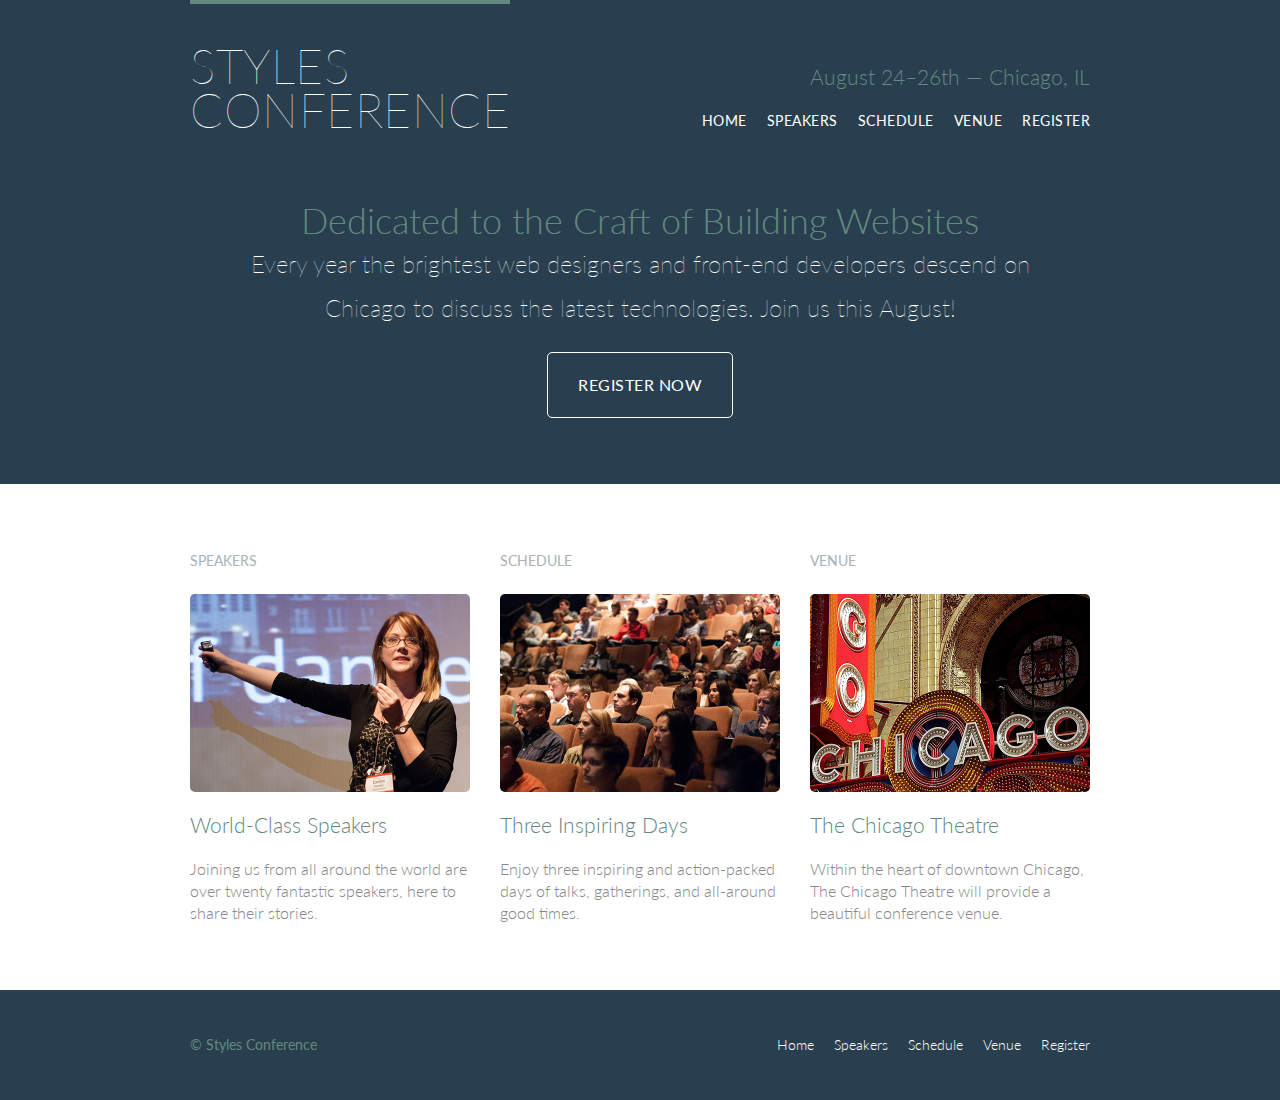
<file: public_html/index.html>
<!DOCTYPE html>
<html lang="en">

  <head>
    <meta charset="utf-8">
    <title>Styles Conference</title>
    <link rel="stylesheet" href="assets/stylesheets/main.css">
    <link rel="stylesheet" href="http://fonts.googleapis.com/css?family=Lato:100,300,400">
  </head>

  <body>

    <!-- Header -->

    <header class="primary-header container group">

      <h1 class="logo">
        <a href="index.html">Styles <br> Conference</a>
      </h1>

      <h3 class="tagline">August 24&ndash;26th &mdash; Chicago, IL</h3>

      <nav class="nav primary-nav">
        <ul>
          <li><a href="index.html">Home</a></li><!--
          --><li><a href="speakers.html">Speakers</a></li><!--
          --><li><a href="schedule.html">Schedule</a></li><!--
          --><li><a href="venue.html">Venue</a></li><!--
          --><li><a href="register.html">Register</a></li>
        </ul>
      </nav>

    </header>

    <!-- Hero -->

    <section class="hero container">

      <h2>Dedicated to the Craft of Building Websites</h2>

      <p>Every year the brightest web designers and front-end developers descend on Chicago to discuss the latest technologies. Join us this August!</p>

      <a class="btn btn-alt" href="register.html">Register Now</a>

    </section>

    <!-- Teasers -->

    <section class="row">
      <div class="grid">

        <!-- Speakers -->

        <section class="teaser col-1-3">
          <h5>Speakers</h5>
          <a href="speakers.html">
            <img src="assets/images/home/speakers.jpg" alt="Professional Speaker">
            <h3>World-Class Speakers</h3>
          </a>
          <p>Joining us from all around the world are over twenty fantastic speakers, here to share their stories.</p>
        </section><!--

        Schedule

        --><section class="teaser col-1-3">
          <h5>Schedule</h5>
          <a href="schedule.html">
            <img src="assets/images/home/schedule.jpg" alt="Conference Attendees">
            <h3>Three Inspiring Days</h3>
          </a>
          <p>Enjoy three inspiring and action-packed days of talks, gatherings, and all-around good times.</p>
        </section><!--

        Venue

        --><section class="teaser col-1-3">
          <h5>Venue</h5>
          <a href="venue.html">
            <img src="assets/images/home/venue.jpg" alt="The Chicago Theatre">
            <h3>The Chicago Theatre</h3>
          </a>
          <p>Within the heart of downtown Chicago, The Chicago Theatre will provide a beautiful conference venue.</p>
        </section>

      </div>
    </section>

    <!-- Footer -->

    <footer class="primary-footer container group">

      <small>&copy; Styles Conference</small>

      <nav class="nav">
        <ul>
          <li><a href="index.html">Home</a></li><!--
          --><li><a href="speakers.html">Speakers</a></li><!--
          --><li><a href="schedule.html">Schedule</a></li><!--
          --><li><a href="venue.html">Venue</a></li><!--
          --><li><a href="register.html">Register</a></li>
        </ul>
      </nav>

    </footer>

  </body>
</html>
</file>
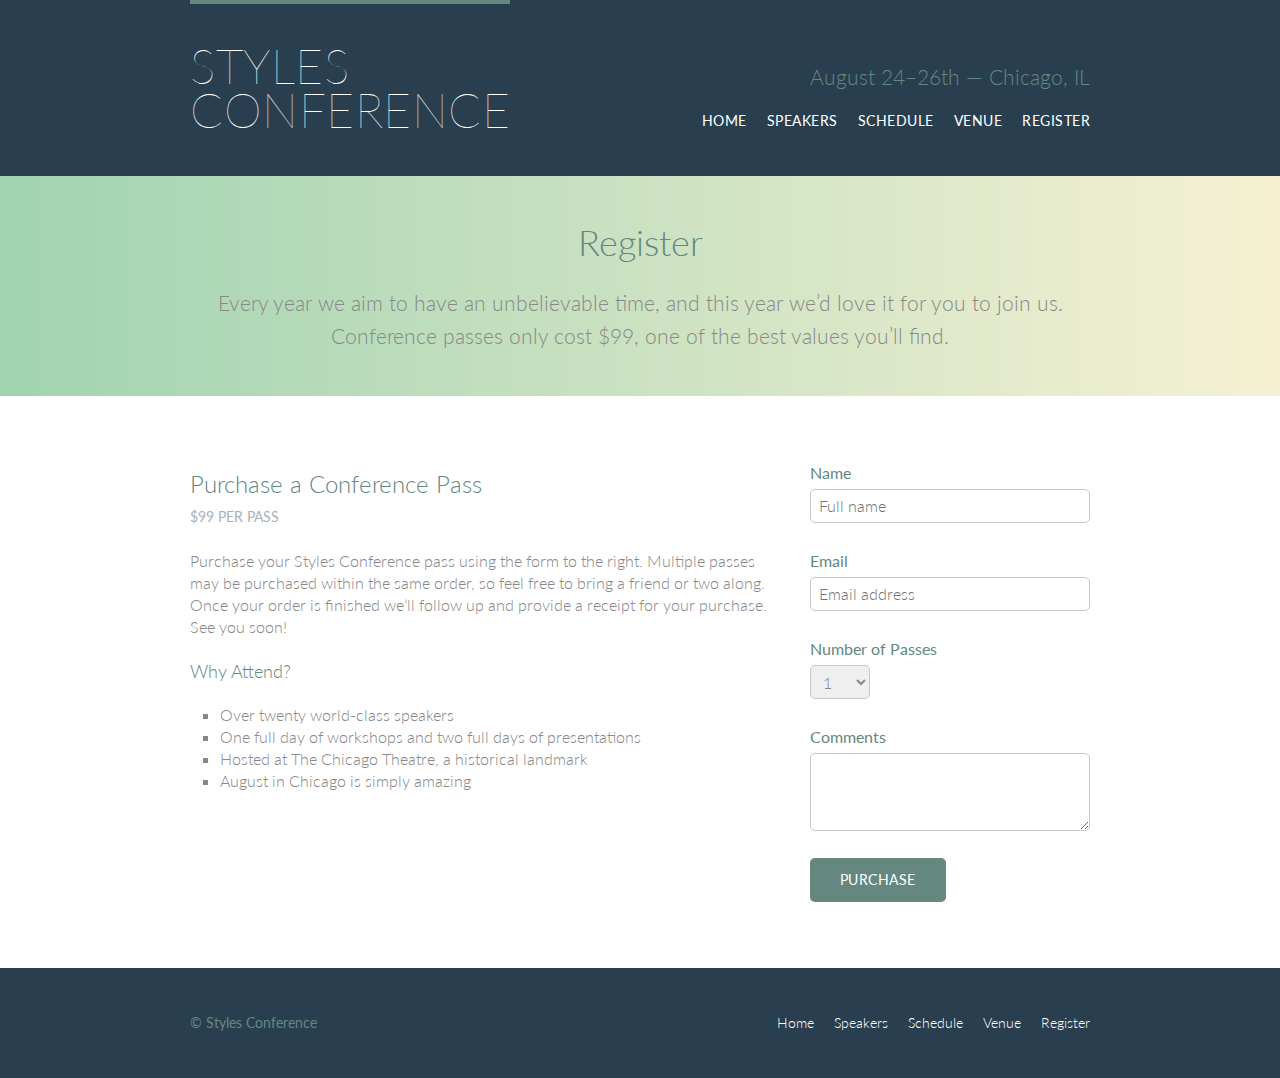
<file: public_html/register.html>
<!DOCTYPE html>
<html lang="en">

  <head>
    <meta charset="utf-8">
    <title>Register - Styles Conference</title>
    <link rel="stylesheet" href="assets/stylesheets/main.css">
    <link rel="stylesheet" href="http://fonts.googleapis.com/css?family=Lato:100,300,400">
  </head>

  <body>

    <!-- Header -->

    <header class="primary-header container group">

      <h1 class="logo">
        <a href="index.html">Styles <br> Conference</a>
      </h1>

      <h3 class="tagline">August 24&ndash;26th &mdash; Chicago, IL</h3>

      <nav class="nav primary-nav">
        <ul>
          <li><a href="index.html">Home</a></li><!--
          --><li><a href="speakers.html">Speakers</a></li><!--
          --><li><a href="schedule.html">Schedule</a></li><!--
          --><li><a href="venue.html">Venue</a></li><!--
          --><li><a href="register.html">Register</a></li>
        </ul>
      </nav>

    </header>

    <!-- Lead -->

    <section class="row-alt">
      <div class="lead container">

        <h1>Register</h1>

        <p>Every year we aim to have an unbelievable time, and this year we&#8217;d love it for you to join us. Conference passes only cost $99, one of the best values you&#8217;ll find.</p>

      </div>
    </section>

    <!-- Main content -->

    <section class="row">
      <div class="grid">

        <!-- Details -->

        <section class="col-2-3">

          <h2>Purchase a Conference Pass</h2>
          <h5>$99 per Pass</h5>

          <p>Purchase your Styles Conference pass using the form to the right. Multiple passes may be purchased within the same order, so feel free to bring a friend or two along. Once your order is finished we&#8217;ll follow up and provide a receipt for your purchase. See you soon!</p>

          <h4>Why Attend?</h4>

          <ul class="why-attend">
            <li>Over twenty world-class speakers</li>
            <li>One full day of workshops and two full days of presentations</li>
            <li>Hosted at The Chicago Theatre, a historical landmark</li>
            <li>August in Chicago is simply amazing</li>
          </ul>

        </section><!--

        Registration form

        --><form class="col-1-3" action="#" method="post">

          <fieldset class="register-group">

            <label>
              Name
              <input type="text" name="name" placeholder="Full name" required>
            </label>

            <label>
              Email
              <input type="email" name="email" placeholder="Email address" required>
            </label>

            <label>
              Number of Passes
              <select name="quantity" required>
                <option value="1" selected>1</option>
                <option value="2">2</option>
                <option value="3">3</option>
                <option value="4">4</option>
                <option value="5">5</option>
              </select>
            </label>

            <label>
              Comments
              <textarea name="comments"></textarea>
            </label>

          </fieldset>

          <input class="btn btn-default" type="submit" name="submit" value="Purchase">

        </form>

      </div>
    </section>

    <!-- Footer -->

    <footer class="primary-footer container group">

      <small>&copy; Styles Conference</small>

      <nav class="nav">
        <ul>
          <li><a href="index.html">Home</a></li><!--
          --><li><a href="speakers.html">Speakers</a></li><!--
          --><li><a href="schedule.html">Schedule</a></li><!--
          --><li><a href="venue.html">Venue</a></li><!--
          --><li><a href="register.html">Register</a></li>
        </ul>
      </nav>

    </footer>

  </body>
</html>
</file>
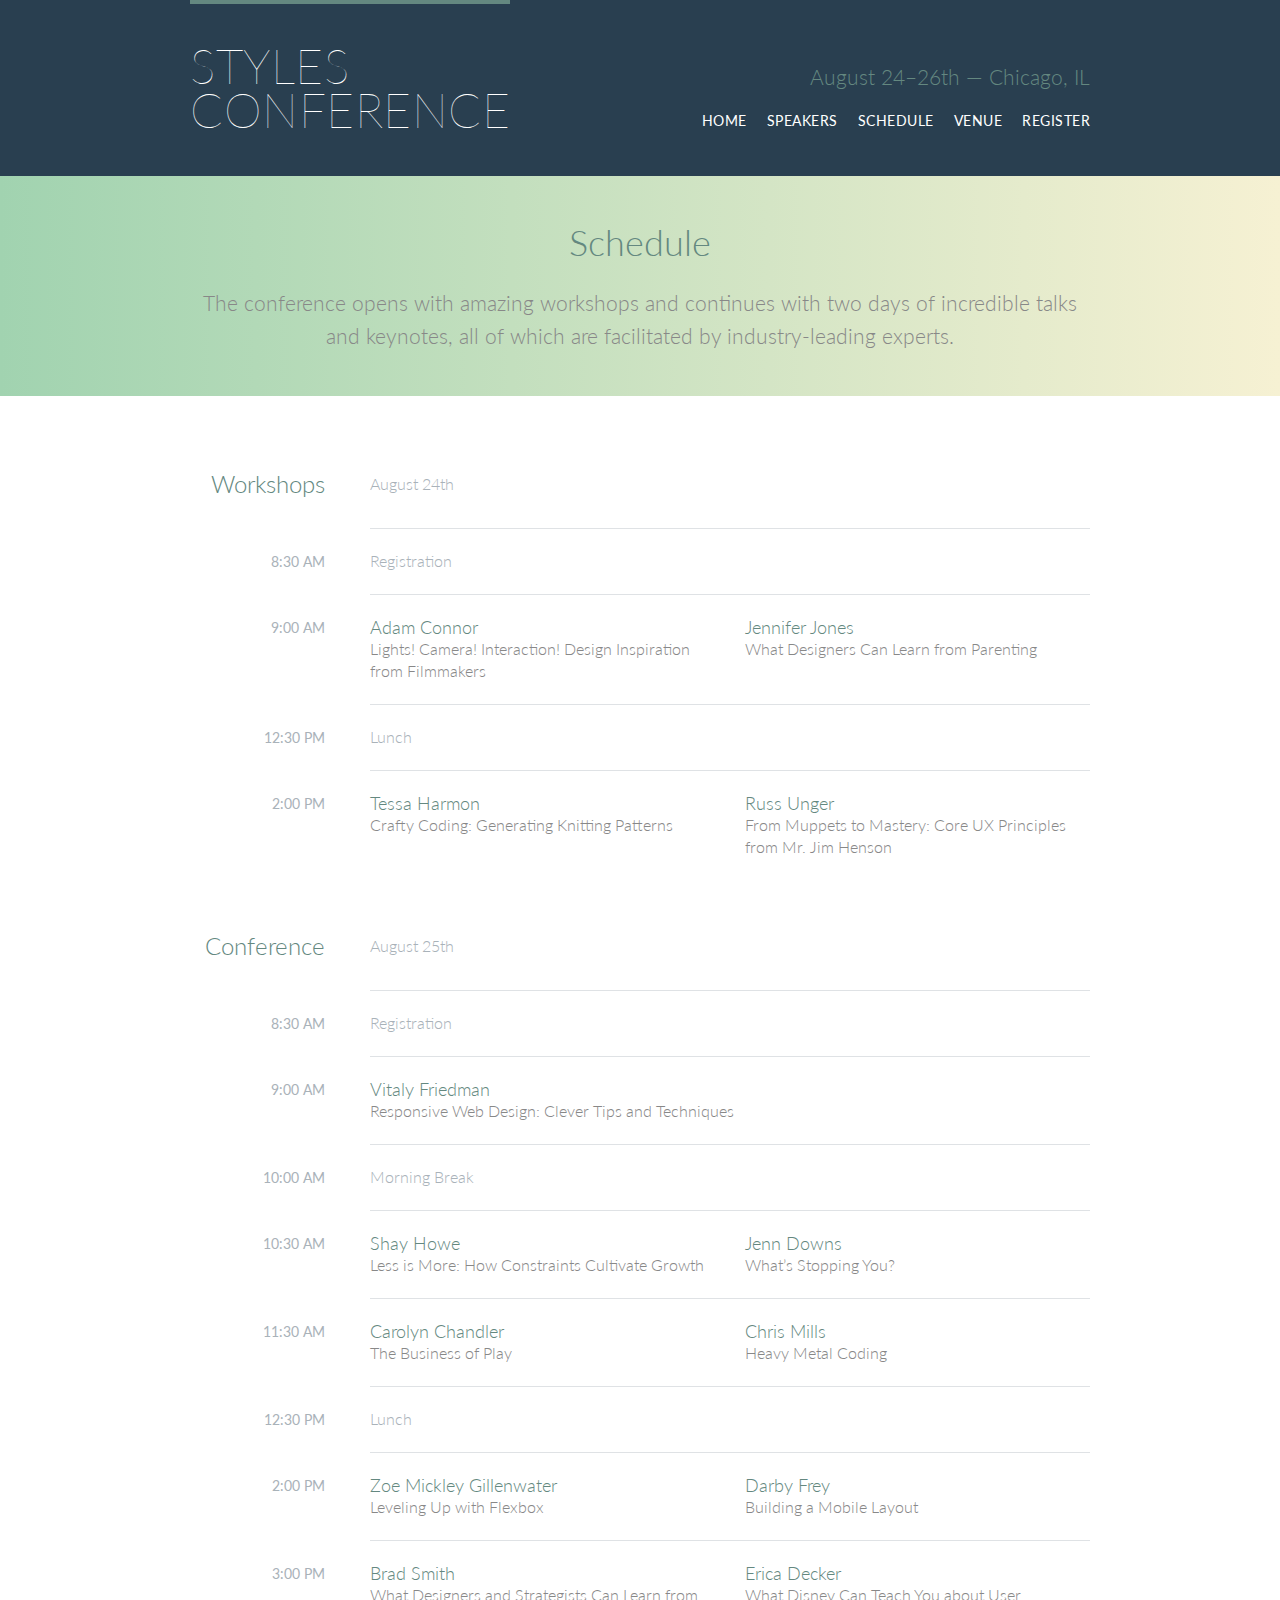
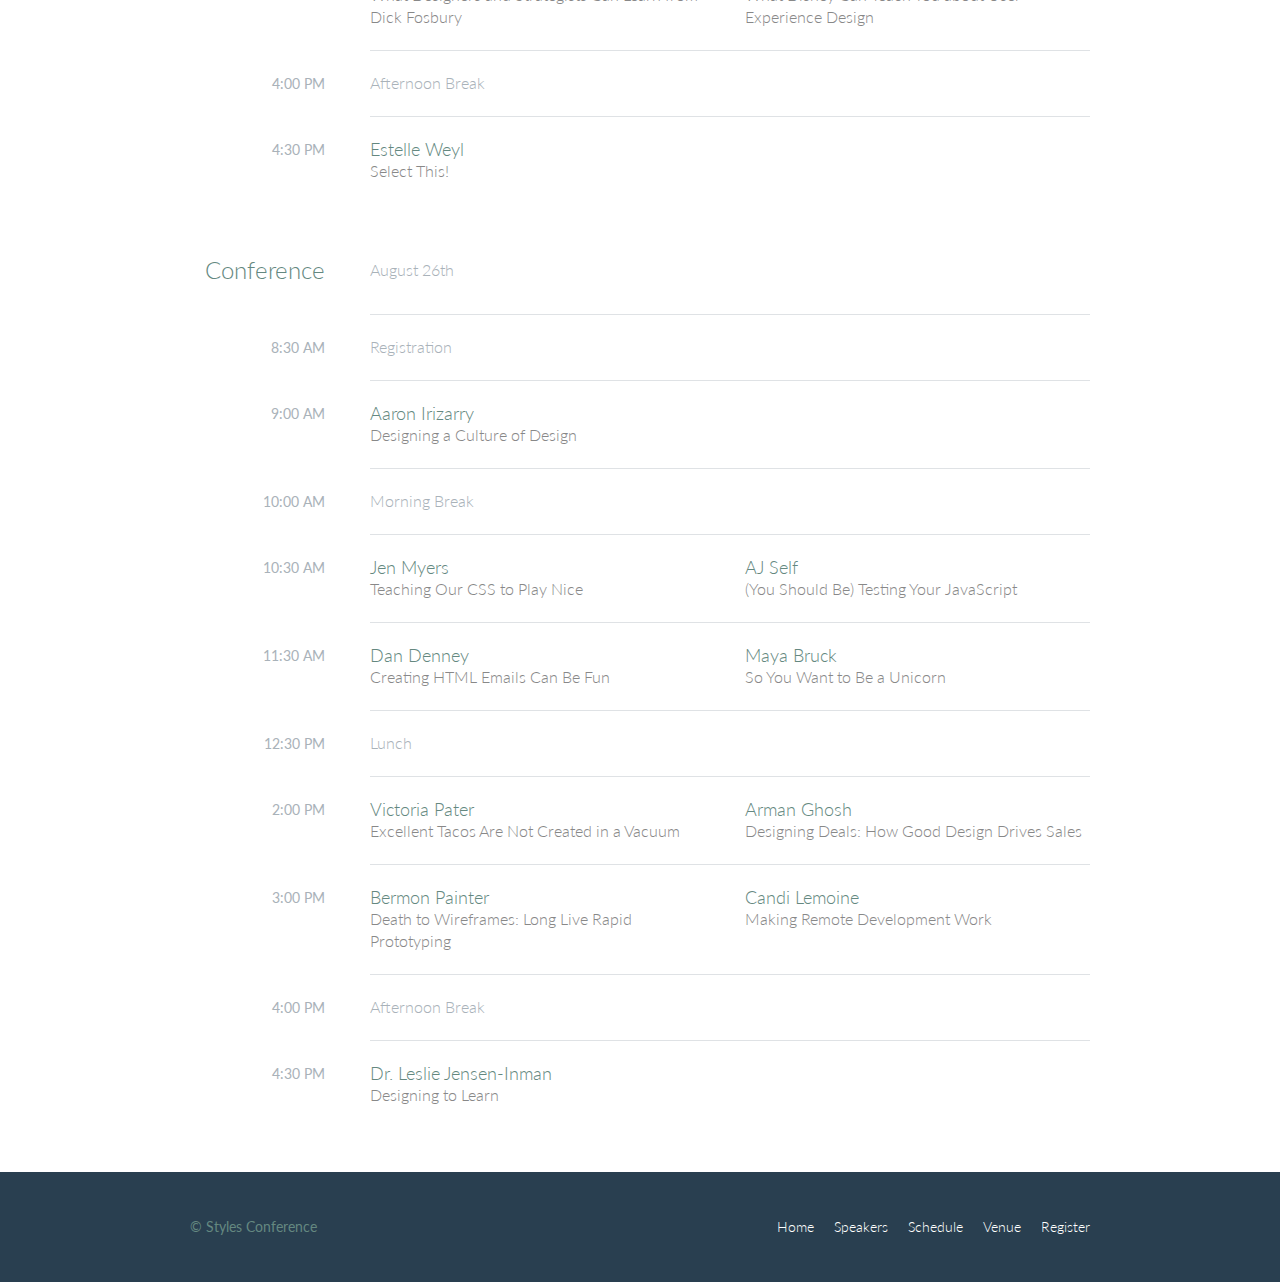
<file: public_html/schedule.html>
<!DOCTYPE html>
<html lang="en">

  <head>
    <meta charset="utf-8">
    <title>Schedule - Styles Conference</title>
    <link rel="stylesheet" href="assets/stylesheets/main.css">
    <link rel="stylesheet" href="http://fonts.googleapis.com/css?family=Lato:100,300,400">
  </head>

  <body>

    <!-- Header -->

    <header class="primary-header container group">

      <h1 class="logo">
        <a href="index.html">Styles <br> Conference</a>
      </h1>

      <h3 class="tagline">August 24&ndash;26th &mdash; Chicago, IL</h3>

      <nav class="nav primary-nav">
        <ul>
          <li><a href="index.html">Home</a></li><!--
          --><li><a href="speakers.html">Speakers</a></li><!--
          --><li><a href="schedule.html">Schedule</a></li><!--
          --><li><a href="venue.html">Venue</a></li><!--
          --><li><a href="register.html">Register</a></li>
        </ul>
      </nav>

    </header>

    <!-- Lead -->

    <section class="row-alt">
      <div class="lead container">

        <h1>Schedule</h1>

        <p>The conference opens with amazing workshops and continues with two days of incredible talks and keynotes, all of which are facilitated by industry-leading experts.</p>

      </div>
    </section>

    <!-- Main content -->

    <section class="row">
      <div class="container">

        <!-- Workshops -->

        <table>
          <thead>
            <tr>
              <th scope="row">
                Workshops
              </th>
              <td class="schedule-offset" colspan="2">
                August 24th
              </td>
            </tr>
          </thead>
          <tbody>
            <tr>
              <th scope="row">
                <time datetime="08:30:00">8:30 AM</time>
              </th>
              <td class="schedule-offset" colspan="2">
                Registration
              </td>
            </tr>
            <tr>
              <th scope="row">
                <time datetime="09:00:00">9:00 AM</time>
              </th>
              <td>
                <a href="speakers.html#adam-connor">
                  <h4>Adam Connor</h4>
                  Lights! Camera! Interaction! Design Inspiration from Filmmakers
                </a>
              </td>
              <td>
                <a href="speakers.html#jennifer-jones">
                  <h4>Jennifer Jones</h4>
                  What Designers Can Learn from Parenting
                </a>
              </td>
            </tr>
            <tr>
              <th scope="row">
                <time datetime="12:30:00">12:30 PM</time>
              </th>
              <td class="schedule-offset" colspan="2">
                Lunch
              </td>
            </tr>
            <tr>
              <th scope="row">
                <time datetime="14:00">2:00 PM</time>
              </th>
              <td>
                <a href="speakers.html#tessa-harmon">
                  <h4>Tessa Harmon</h4>
                  Crafty Coding: Generating Knitting Patterns
                </a>
              </td>
              <td>
                <a href="speakers.html#russ-unger">
                  <h4>Russ Unger</h4>
                  From Muppets to Mastery: Core UX Principles from Mr. Jim Henson
                </a>
              </td>
            </tr>
          </tbody>
        </table>

        <!-- Conference -->

        <table>
          <thead>
            <tr>
              <th scope="row">
                Conference
              </th>
              <td class="schedule-offset" colspan="2">
                August 25th
              </td>
            </tr>
          </thead>
          <tbody>
            <tr>
              <th scope="row">
                <time datetime="08:30:00">8:30 AM</time>
              </th>
              <td class="schedule-offset" colspan="2">
                Registration
              </td>
            </tr>
            <tr>
              <th scope="row">
                <time datetime="09:00:00">9:00 AM</time>
              </th>
              <td colspan="2">
                <a href="speakers.html#vitaly-friedman">
                  <h4>Vitaly Friedman</h4>
                  Responsive Web Design: Clever Tips and Techniques
                </a>
              </td>
            </tr>
            <tr>
              <th scope="row">
                <time datetime="10:00:00">10:00 AM</time>
              </th>
              <td class="schedule-offset" colspan="2">
                Morning Break
              </td>
            </tr>
            <tr>
              <th scope="row">
                <time datetime="10:30:00">10:30 AM</time>
              </th>
              <td>
                <a href="speakers.html#shay-howe">
                  <h4>Shay Howe</h4>
                  Less is More: How Constraints Cultivate Growth
                </a>
              </td>
              <td>
                <a href="speakers.html#jenn-downs">
                  <h4>Jenn Downs</h4>
                  What&#8217;s Stopping You?
                </a>
              </td>
            </tr>
            <tr>
              <th scope="row">
                <time datetime="11:30:00">11:30 AM</time>
              </th>
              <td>
                <a href="speakers.html#carolyn-chandler">
                  <h4>Carolyn Chandler</h4>
                  The Business of Play
                </a>
              </td>
              <td>
                <a href="speakers.html#chris-mills">
                  <h4>Chris Mills</h4>
                  Heavy Metal Coding
                </a>
              </td>
            </tr>
            <tr>
              <th scope="row">
                <time datetime="12:30:00">12:30 PM</time>
              </th>
              <td class="schedule-offset" colspan="2">
                Lunch
              </td>
            </tr>
            <tr>
              <th scope="row">
                <time datetime="14:00">2:00 PM</time>
              </th>
              <td>
                <a href="speakers.html#zoe-mickley-gillenwater">
                  <h4>Zoe Mickley Gillenwater</h4>
                  Leveling Up with Flexbox
                </a>
              </td>
              <td>
                <a href="speakers.html#darby-frey">
                  <h4>Darby Frey</h4>
                  Building a Mobile Layout
                </a>
              </td>
            </tr>
            <tr>
              <th scope="row">
                <time datetime="15:00:00">3:00 PM</time>
              </th>
              <td>
                <a href="speakers.html#brad-smith">
                  <h4>Brad Smith</h4>
                  What Designers and Strategists Can Learn from Dick Fosbury
                </a>
              </td>
              <td>
                <a href="speakers.html#erica-decker">
                  <h4>Erica Decker</h4>
                  What Disney Can Teach You about User Experience Design
                </a>
              </td>
            </tr>
            <tr>
              <th scope="row">
                <time datetime="16:00:00">4:00 PM</time>
              </th>
              <td class="schedule-offset" colspan="2">
                Afternoon Break
              </td>
            </tr>
            <tr>
              <th scope="row">
                <time datetime="16:30:00">4:30 PM</time>
              </th>
              <td colspan="2">
                <a href="speakers.html#estelle-weyl">
                  <h4>Estelle Weyl</h4>
                  Select This!
                </a>
              </td>
            </tr>
          </tbody>
        </table>

        <!-- Conference -->

        <table>
          <thead>
            <tr>
              <th scope="row">
                Conference
              </th>
              <td class="schedule-offset" colspan="2">
                August 26th
              </td>
            </tr>
          </thead>
          <tbody>
            <tr>
              <th scope="row">
                <time datetime="08:30:00">8:30 AM</time>
              </th>
              <td class="schedule-offset" colspan="2">
                Registration
              </td>
            </tr>
            <tr>
              <th scope="row">
                <time datetime="09:00:00">9:00 AM</time>
              </th>
              <td colspan="2">
                <a href="speakers.html#aaron-irizarry">
                  <h4>Aaron Irizarry</h4>
                  Designing a Culture of Design
                </a>
              </td>
            </tr>
            <tr>
              <th scope="row">
                <time datetime="10:00:00">10:00 AM</time>
              </th>
              <td class="schedule-offset" colspan="2">
                Morning Break
              </td>
            </tr>
            <tr>
              <th scope="row">
                <time datetime="10:30:00">10:30 AM</time>
              </th>
              <td>
                <a href="speakers.html#jen-myers">
                  <h4>Jen Myers</h4>
                  Teaching Our CSS to Play Nice
                </a>
              </td>
              <td>
                <a href="speakers.html#aj-self">
                  <h4>AJ Self</h4>
                  (You Should Be) Testing Your JavaScript
                </a>
              </td>
            </tr>
            <tr>
              <th scope="row">
                <time datetime="11:30:00">11:30 AM</time>
              </th>
              <td>
                <a href="speakers.html#dan-denney">
                  <h4>Dan Denney</h4>
                  Creating HTML Emails Can Be Fun
                </a>
              </td>
              <td>
                <a href="speakers.html#maya-bruck">
                  <h4>Maya Bruck</h4>
                  So You Want to Be a Unicorn
                </a>
              </td>
            </tr>
            <tr>
              <th scope="row">
                <time datetime="12:30:00">12:30 PM</time>
              </th>
              <td class="schedule-offset" colspan="2">
                Lunch
              </td>
            </tr>
            <tr>
              <th scope="row">
                <time datetime="14:00">2:00 PM</time>
              </th>
              <td>
                <a href="speakers.html#victoria-pater">
                  <h4>Victoria Pater</h4>
                  Excellent Tacos Are Not Created in a Vacuum
                </a>
              </td>
              <td>
                <a href="speakers.html#arman-ghosh">
                  <h4>Arman Ghosh</h4>
                  Designing Deals: How Good Design Drives Sales
                </a>
              </td>
            </tr>
            <tr>
              <th scope="row">
                <time datetime="15:00:00">3:00 PM</time>
              </th>
              <td>
                <a href="speakers.html#bermon-painter">
                  <h4>Bermon Painter</h4>
                  Death to Wireframes: Long Live Rapid Prototyping
                </a>
              </td>
              <td>
                <a href="speakers.html#candi-lemoine">
                  <h4>Candi Lemoine</h4>
                  Making Remote Development Work
                </a>
              </td>
            </tr>
            <tr>
              <th scope="row">
                <time datetime="16:00:00">4:00 PM</time>
              </th>
              <td class="schedule-offset" colspan="2">
                Afternoon Break
              </td>
            </tr>
            <tr>
              <th scope="row">
                <time datetime="16:30:00">4:30 PM</time>
              </th>
              <td colspan="2">
                <a href="speakers.html#leslie-jensen-inman">
                  <h4>Dr. Leslie Jensen-Inman</h4>
                  Designing to Learn
                </a>
              </td>
            </tr>
          </tbody>
        </table>

      </div>
    </section>

    <!-- Footer -->

    <footer class="primary-footer container group">

      <small>&copy; Styles Conference</small>

      <nav class="nav">
        <ul>
          <li><a href="index.html">Home</a></li><!--
          --><li><a href="speakers.html">Speakers</a></li><!--
          --><li><a href="schedule.html">Schedule</a></li><!--
          --><li><a href="venue.html">Venue</a></li><!--
          --><li><a href="register.html">Register</a></li>
        </ul>
      </nav>

    </footer>

  </body>
</html>
</file>
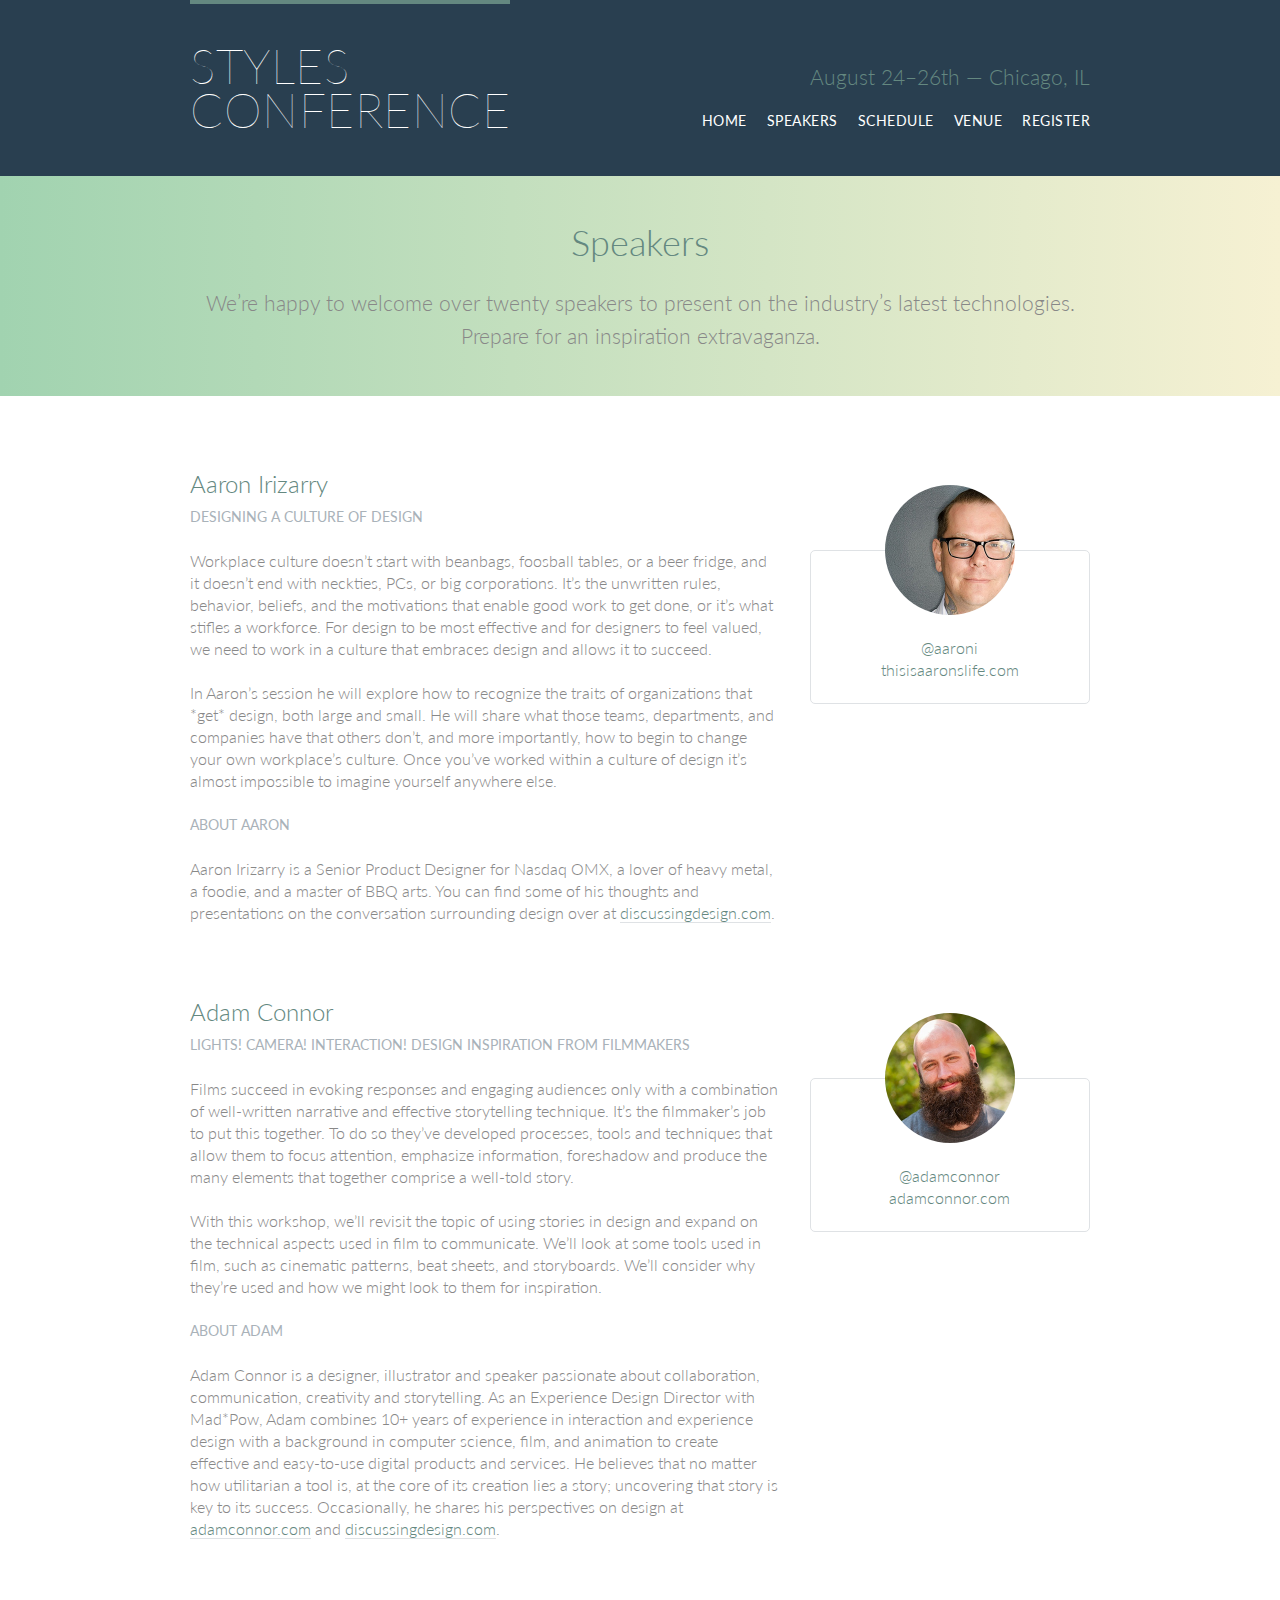
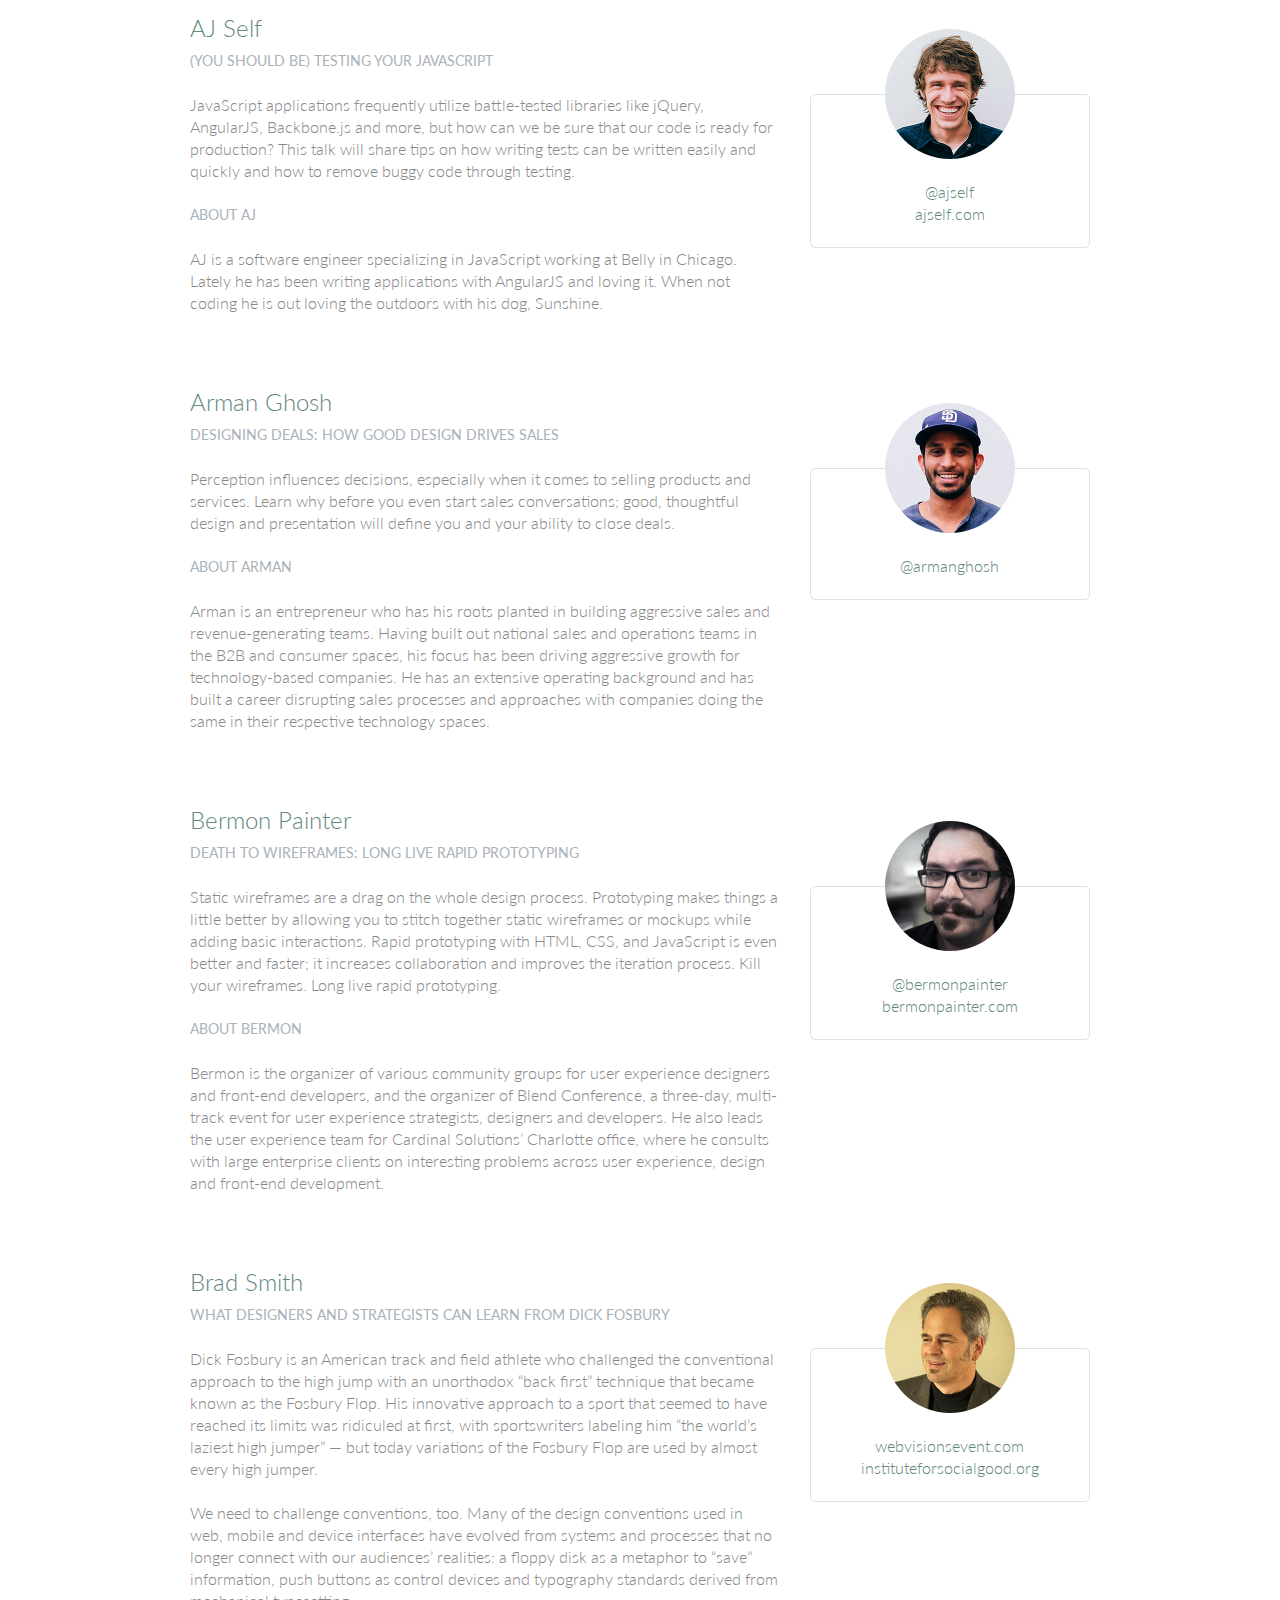
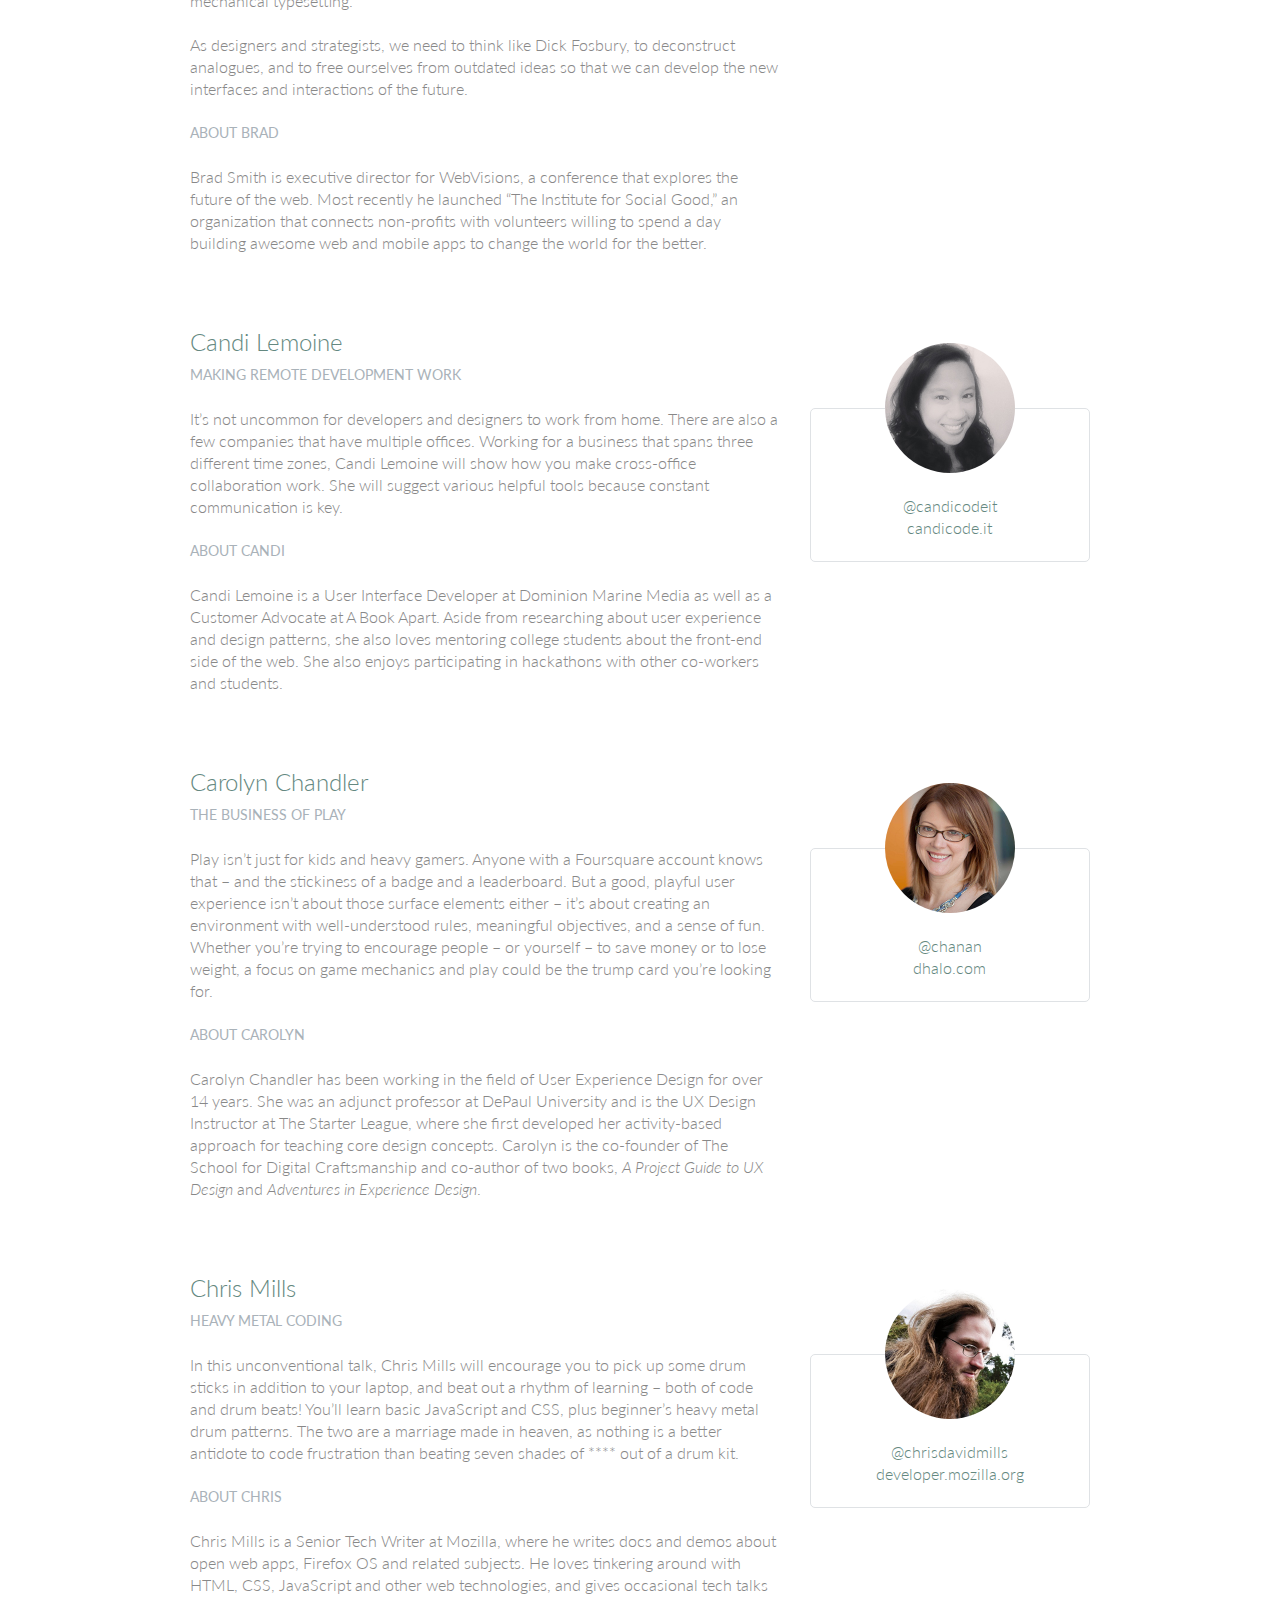
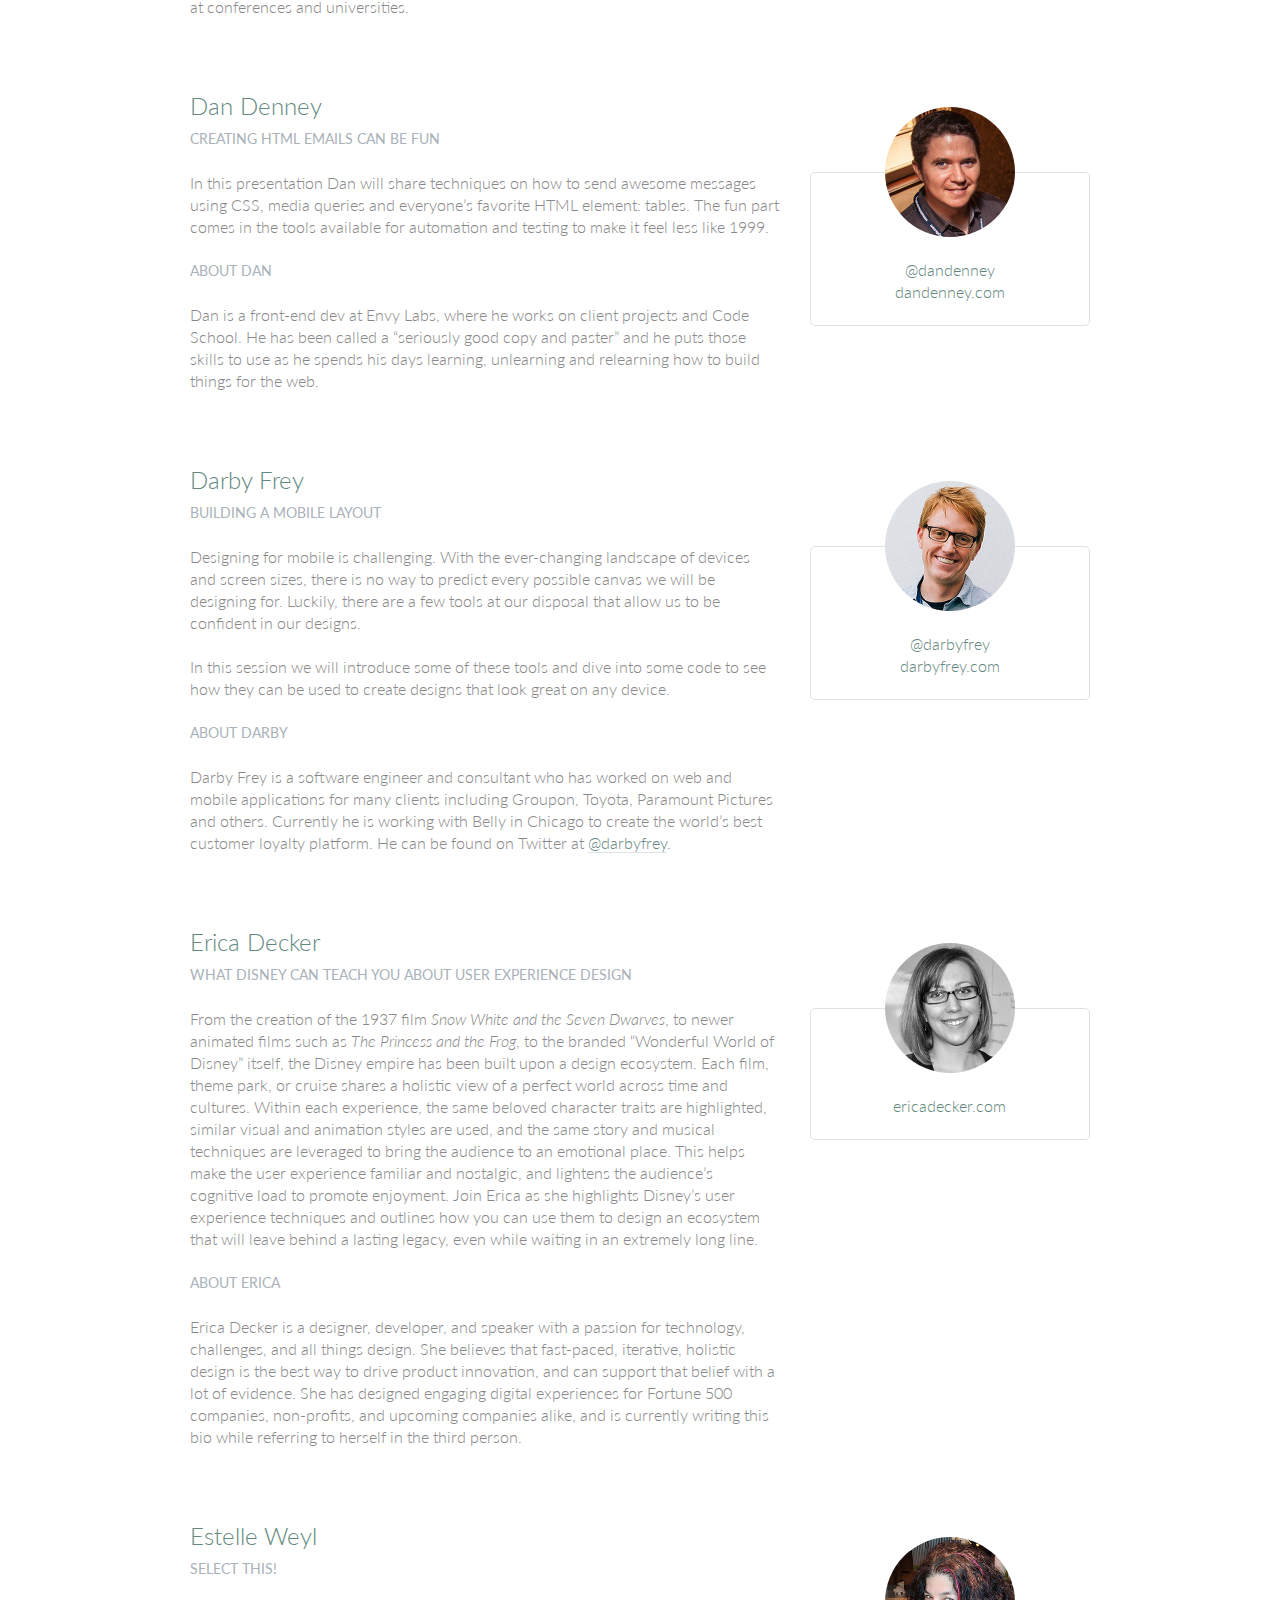
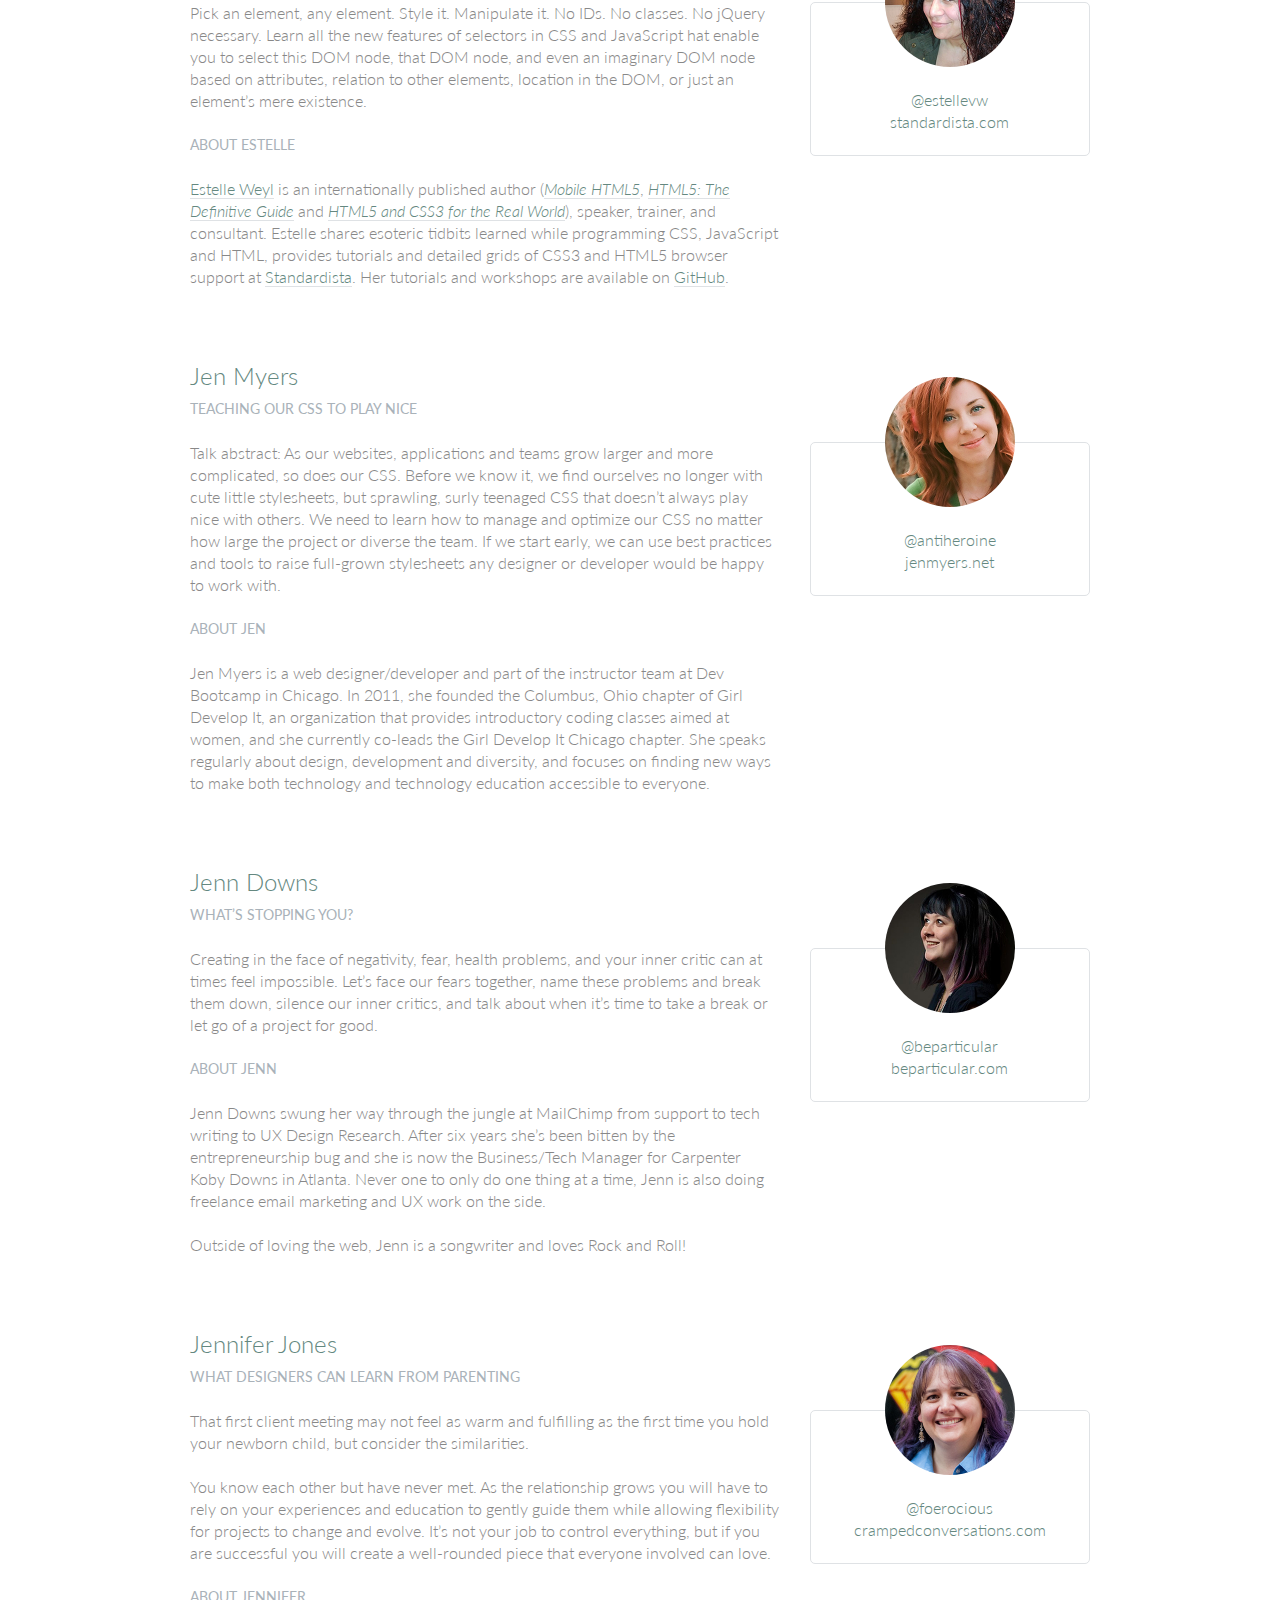
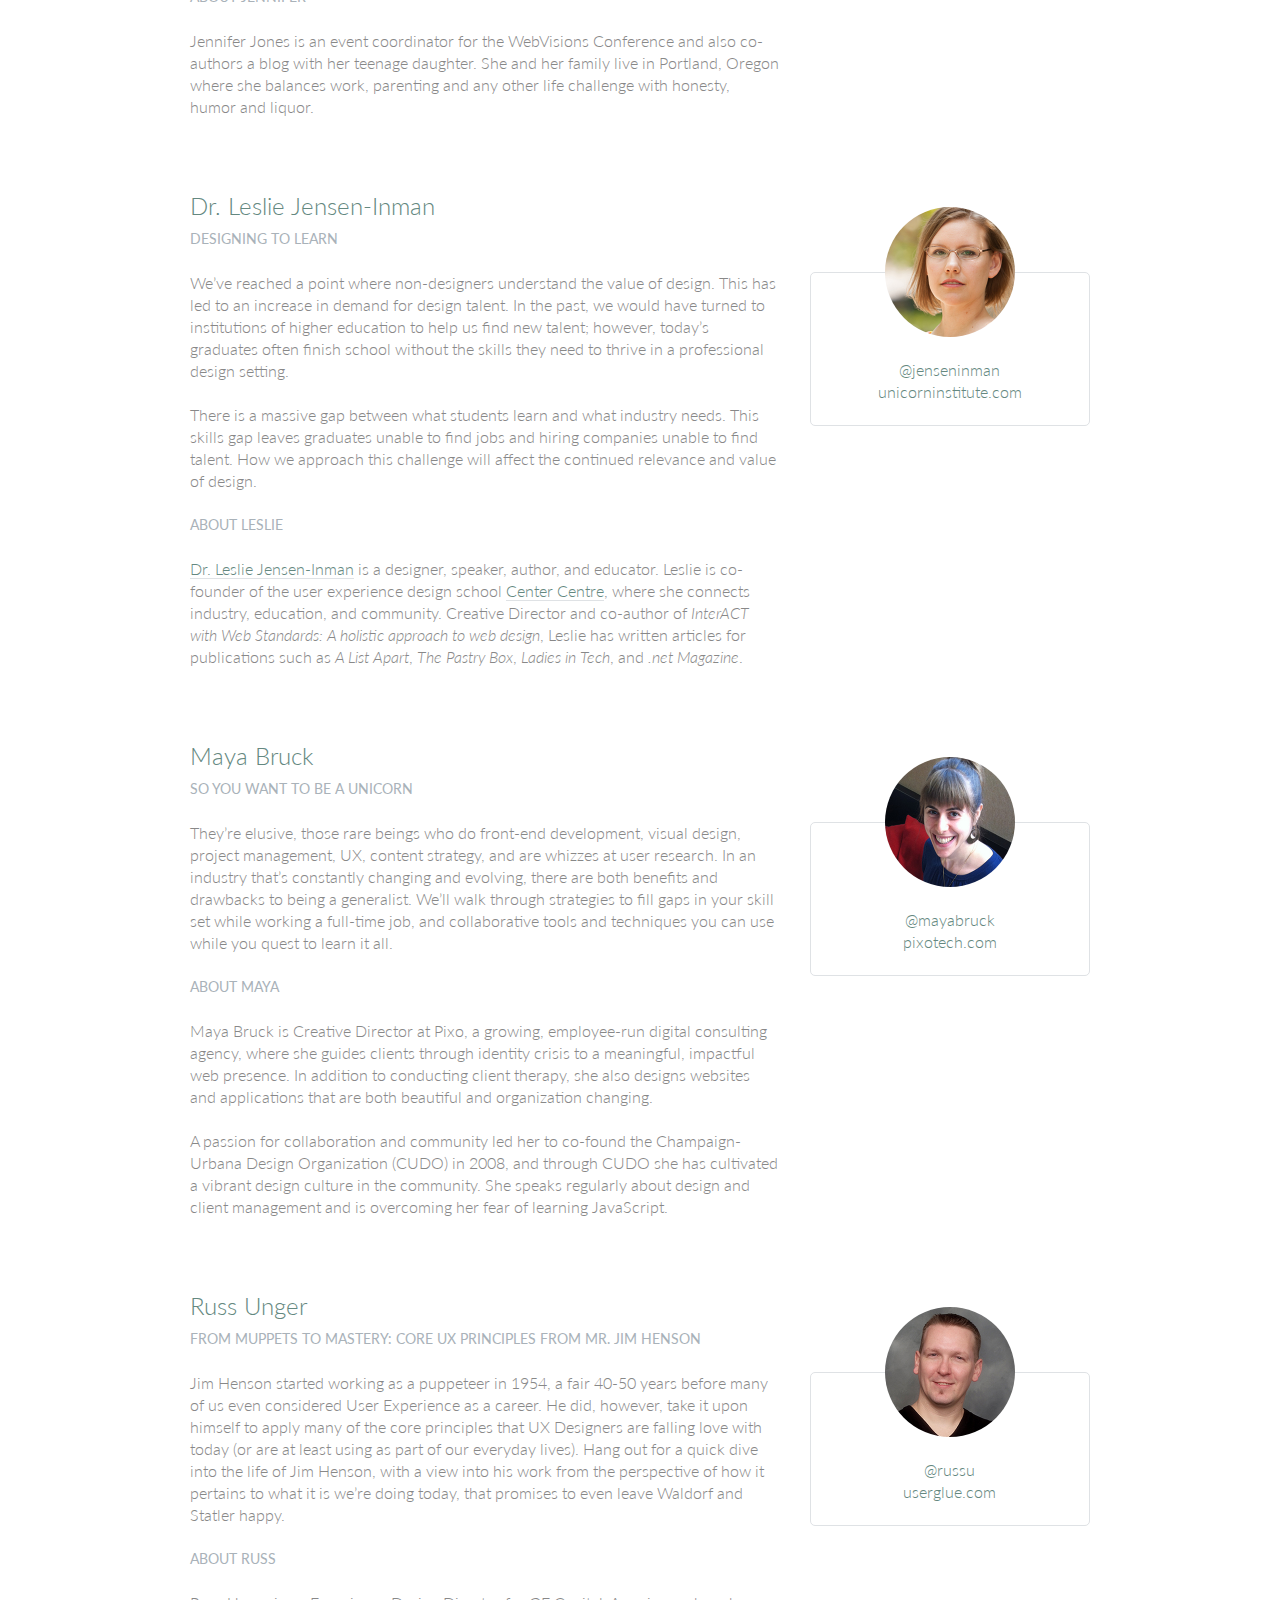
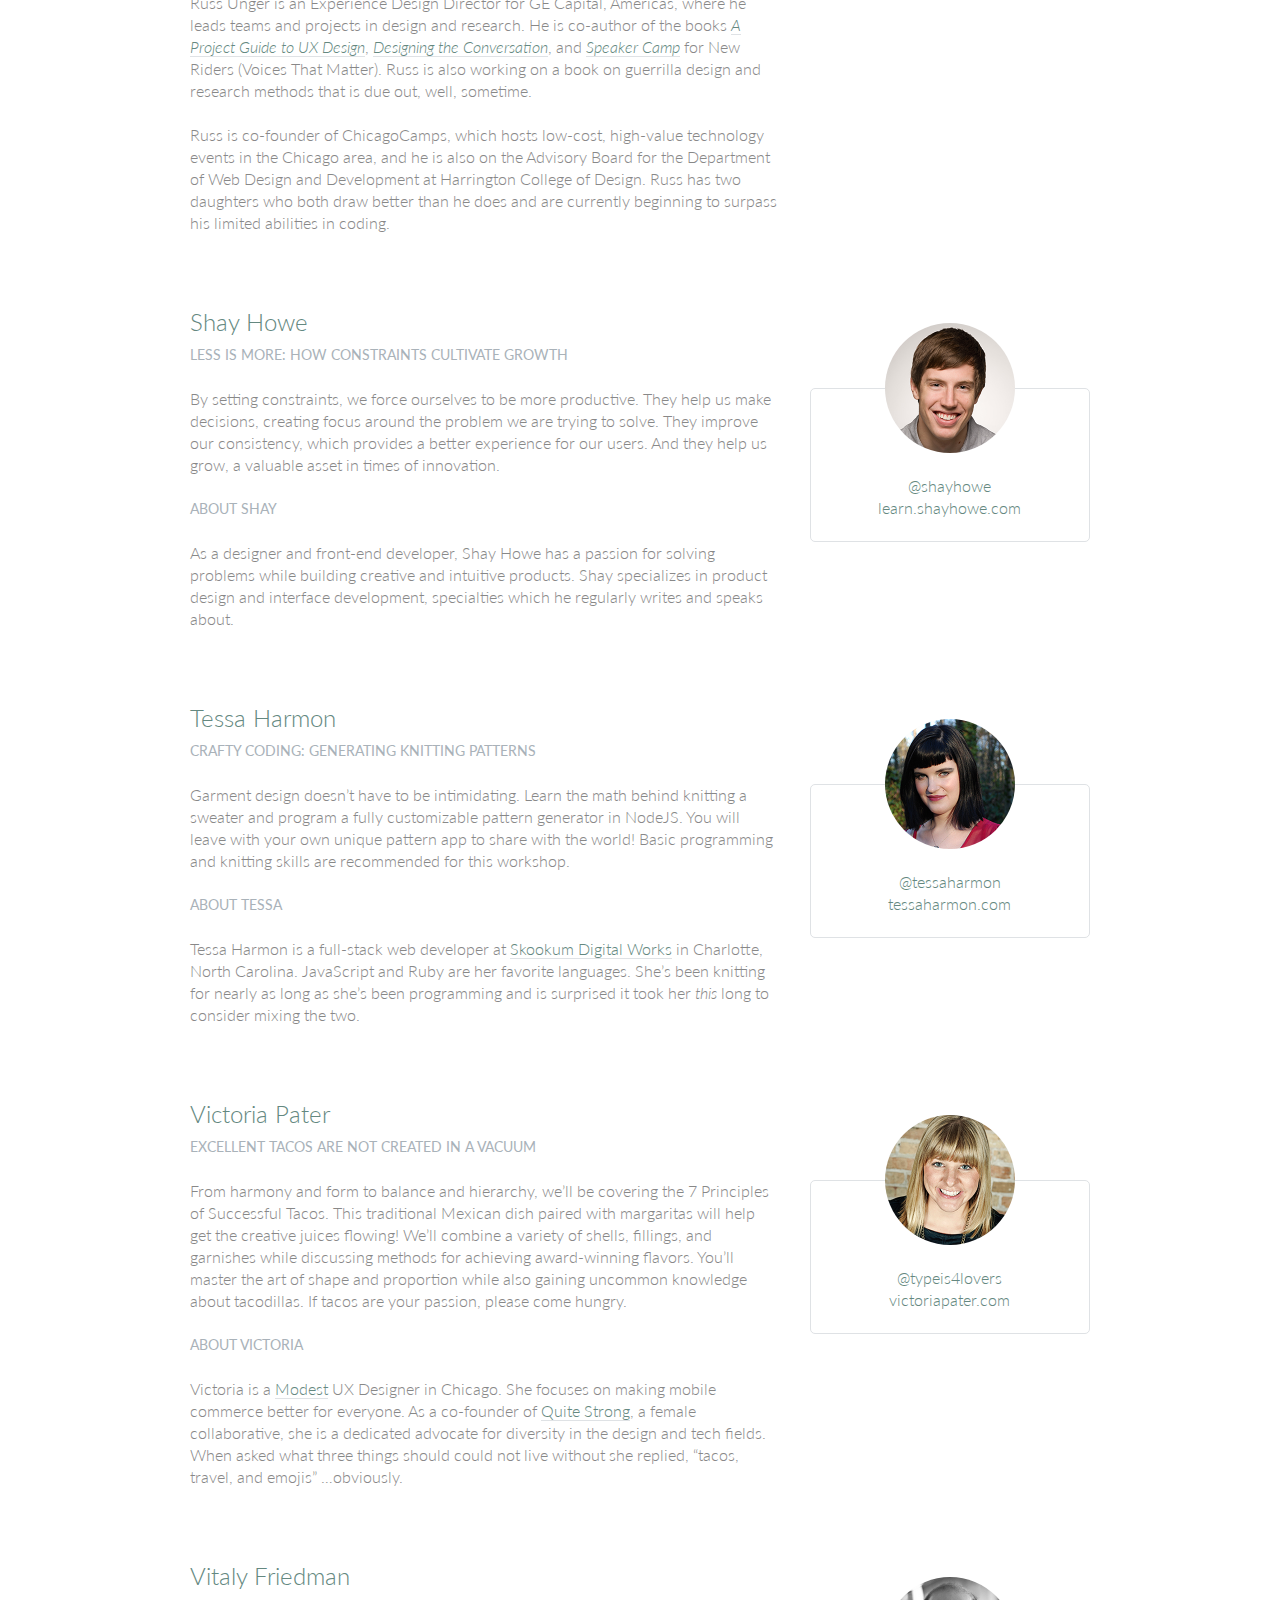
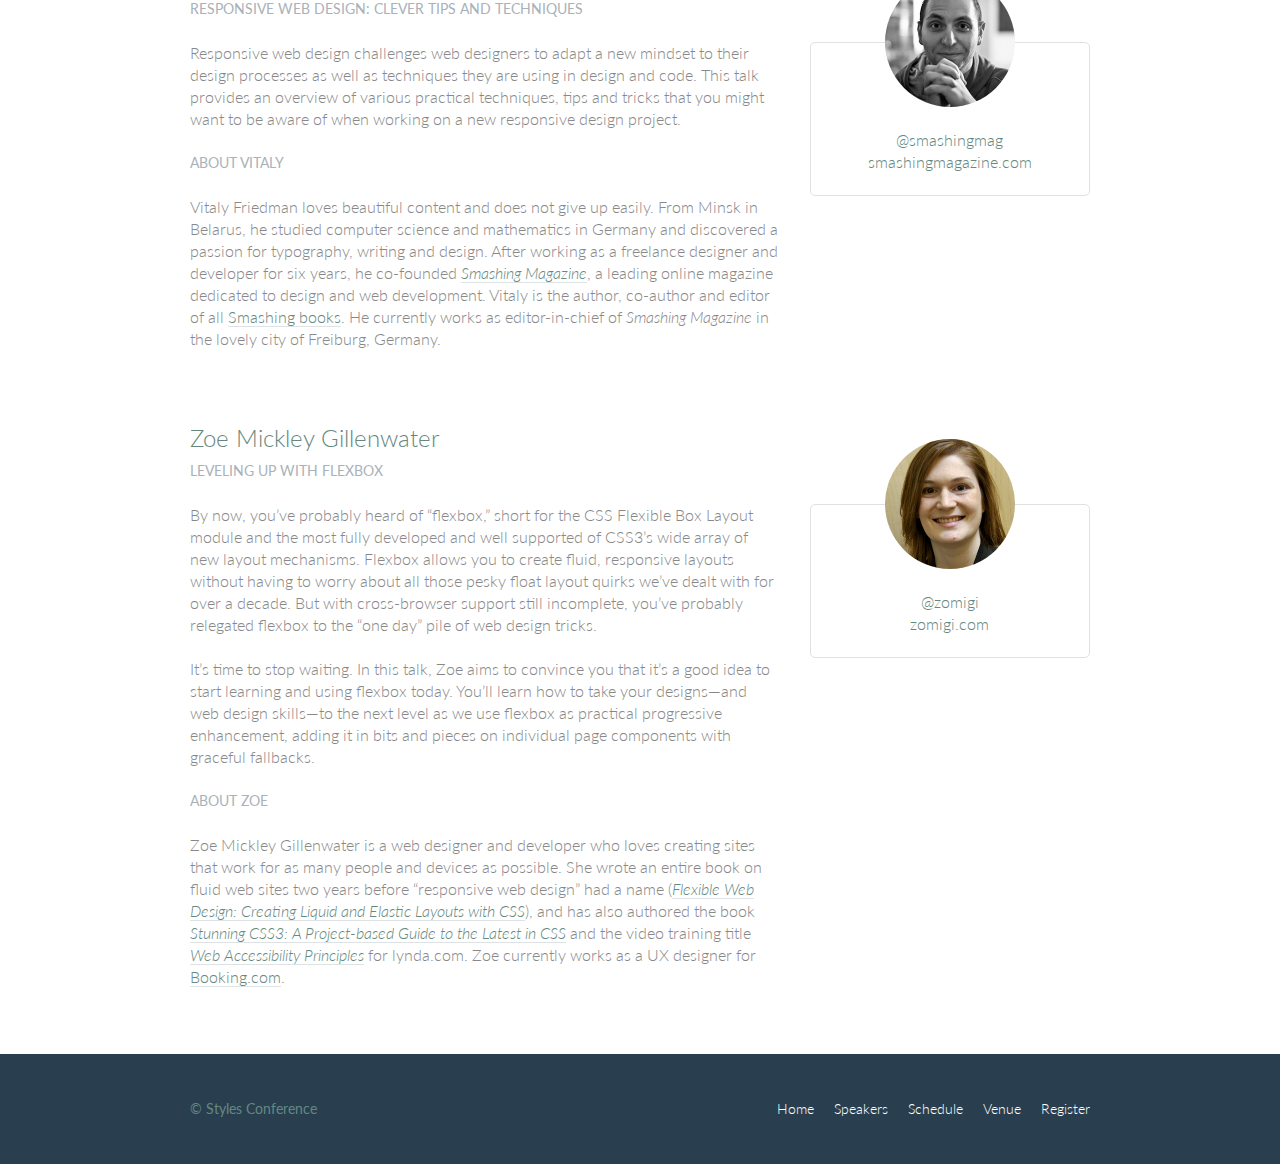
<file: public_html/speakers.html>
<!DOCTYPE html>
<html lang="en">

  <head>
    <meta charset="utf-8">
    <title>Speakers - Styles Conference</title>
    <link rel="stylesheet" href="assets/stylesheets/main.css">
    <link rel="stylesheet" href="http://fonts.googleapis.com/css?family=Lato:100,300,400">
  </head>

  <body>

    <!-- Header -->

    <header class="primary-header container group">

      <h1 class="logo">
        <a href="index.html">Styles <br> Conference</a>
      </h1>

      <h3 class="tagline">August 24&ndash;26th &mdash; Chicago, IL</h3>

      <nav class="nav primary-nav">
        <ul>
          <li><a href="index.html">Home</a></li><!--
          --><li><a href="speakers.html">Speakers</a></li><!--
          --><li><a href="schedule.html">Schedule</a></li><!--
          --><li><a href="venue.html">Venue</a></li><!--
          --><li><a href="register.html">Register</a></li>
        </ul>
      </nav>

    </header>

    <!-- Lead -->

    <section class="row-alt">
      <div class="lead container">

        <h1>Speakers</h1>

        <p>We&#8217;re happy to welcome over twenty speakers to present on the industry&#8217;s latest technologies. Prepare for an inspiration extravaganza.</p>

      </div>
    </section>

    <!-- Main content -->

    <section class="row">
      <div class="grid">

        <!-- Aaron Irizarry -->

        <section class="speaker" id="aaron-irizarry">

          <div class="col-2-3">

            <h2>Aaron Irizarry</h2>
            <h5>Designing a Culture of Design</h5>

            <p>Workplace culture doesn&#8217;t start with beanbags, foosball tables, or a beer fridge, and it doesn&#8217;t end with neckties, PCs, or big corporations. It&#8217;s the unwritten rules, behavior, beliefs, and the motivations that enable good work to get done, or it&#8217;s what stifles a workforce. For design to be most effective and for designers to feel valued, we need to work in a culture that embraces design and allows it to succeed.</p>

            <p>In Aaron&#8217;s session he will explore how to recognize the traits of organizations that *get* design, both large and small. He will share what those teams, departments, and companies have that others don&#8217;t, and more importantly, how to begin to change your own workplace&#8217;s culture. Once you&#8217;ve worked within a culture of design it&#8217;s almost impossible to imagine yourself anywhere else.</p>

            <h5>About Aaron</h5>

            <p>Aaron Irizarry is a Senior Product Designer for Nasdaq OMX, a lover of heavy metal, a foodie, and a master of BBQ arts. You can find some of his thoughts and presentations on the conversation surrounding design over at <a href="http://www.discussingdesign.com/">discussingdesign.com</a>.</p>

          </div><!--

          --><aside class="col-1-3">
            <div class="speaker-info">

              <img src="assets/images/speakers/aaron-irizarry.jpg" alt="Aaron Irizarry">

              <ul>
                <li><a href="https://twitter.com/aaroni">@aaroni</a></li>
                <li><a href="http://www.thisisaaronslife.com/">thisisaaronslife.com</a></li>
              </ul>

            </div>
          </aside>

        </section>

        <!-- Adam Connor -->

        <section class="speaker" id="adam-connor">

          <div class="col-2-3">

            <h2>Adam Connor</h2>
            <h5>Lights! Camera! Interaction! Design Inspiration from Filmmakers</h5>

            <p>Films succeed in evoking responses and engaging audiences only with a combination of well-written narrative and effective storytelling technique. It&#8217;s the filmmaker&#8217;s job to put this together. To do so they&#8217;ve developed processes, tools and techniques that allow them to focus attention, emphasize information, foreshadow and produce the many elements that together comprise a well-told story.</p>

            <p>With this workshop, we&#8217;ll revisit the topic of using stories in design and expand on the technical aspects used in film to communicate. We&#8217;ll look at some tools used in film, such as cinematic patterns, beat sheets, and storyboards. We&#8217;ll consider why they&#8217;re used and how we might look to them for inspiration.</p>

            <h5>About Adam</h5>

            <p>Adam Connor is a designer, illustrator and speaker passionate about collaboration, communication, creativity and storytelling. As an Experience Design Director with Mad*Pow, Adam combines 10+ years of experience in interaction and experience design with a background in computer science, film, and animation to create effective and easy-to-use digital products and services. He believes that no matter how utilitarian a tool is, at the core of its creation lies a story; uncovering that story is key to its success. Occasionally, he shares his perspectives on design at <a href="http://adamconnor.com/">adamconnor.com</a> and <a href="http://www.discussingdesign.com/">discussingdesign.com</a>.</p>

          </div><!--

          --><aside class="col-1-3">
            <div class="speaker-info">

              <img src="assets/images/speakers/adam-connor.jpg" alt="Adam Connor">

              <ul>
                <li><a href="https://twitter.com/adamconnor">@adamconnor</a></li>
                <li><a href="http://adamconnor.com/">adamconnor.com</a></li>
              </ul>

            </div>
          </aside>

        </section>

        <!-- AJ Self -->

        <section class="speaker" id="aj-self">

          <div class="col-2-3">

            <h2>AJ Self</h2>
            <h5>(You Should Be) Testing Your JavaScript</h5>

            <p>JavaScript applications frequently utilize battle-tested libraries like jQuery, AngularJS, Backbone.js and more, but how can we be sure that our code is ready for production? This talk will share tips on how writing tests can be written easily and quickly and how to remove buggy code through testing.</p>

            <h5>About AJ</h5>

            <p>AJ is a software engineer specializing in JavaScript working at Belly in Chicago. Lately he has been writing applications with AngularJS and loving it. When not coding he is out loving the outdoors with his dog, Sunshine.</p>

          </div><!--

          --><aside class="col-1-3">
            <div class="speaker-info">

              <img src="assets/images/speakers/aj-self.jpg" alt="AJ Self">

              <ul>
                <li><a href="https://twitter.com/ajself">@ajself</a></li>
                <li><a href="http://www.ajself.com/">ajself.com</a></li>
              </ul>

            </div>
          </aside>

        </section>

        <!-- Arman Ghosh -->

        <section class="speaker" id="arman-ghosh">

          <div class="col-2-3">

            <h2>Arman Ghosh</h2>
            <h5>Designing Deals: How Good Design Drives Sales</h5>

            <p>Perception influences decisions, especially when it comes to selling products and services. Learn why before you even start sales conversations; good, thoughtful design and presentation will define you and your ability to close deals.</p>

            <h5>About Arman</h5>

            <p>Arman is an entrepreneur who has his roots planted in building aggressive sales and revenue-generating teams. Having built out national sales and operations teams in the B2B and consumer spaces, his focus has been driving aggressive growth for technology-based companies. He has an extensive operating background and has built a career disrupting sales processes and approaches with companies doing the same in their respective technology spaces.</p>

          </div><!--

          --><aside class="col-1-3">
            <div class="speaker-info">

              <img src="assets/images/speakers/arman-ghosh.jpg" alt="Arman Ghosh">

              <ul>
                <li><a href="https://twitter.com/armanghosh">@armanghosh</a></li>
              </ul>

            </div>
          </aside>

        </section>

        <!-- Bermon Painter -->

        <section class="speaker" id="bermon-painter">

          <div class="col-2-3">

            <h2>Bermon Painter</h2>
            <h5>Death to Wireframes: Long Live Rapid Prototyping</h5>

            <p>Static wireframes are a drag on the whole design process. Prototyping makes things a little better by allowing you to stitch together static wireframes or mockups while adding basic interactions. Rapid prototyping with HTML, CSS, and JavaScript is even better and faster; it increases collaboration and improves the iteration process. Kill your wireframes. Long live rapid prototyping.</p>

            <h5>About Bermon</h5>

            <p>Bermon is the organizer of various community groups for user experience designers and front-end developers, and the organizer of Blend Conference, a three-day, multi-track event for user experience strategists, designers and developers. He also leads the user experience team for Cardinal Solutions&#8217; Charlotte office, where he consults with large enterprise clients on interesting problems across user experience, design and front-end development.</p>

          </div><!--

          --><aside class="col-1-3">
            <div class="speaker-info">

              <img src="assets/images/speakers/bermon-painter.jpg" alt="Bermon Painter">

              <ul>
                <li><a href="https://twitter.com/bermonpainter">@bermonpainter</a></li>
                <li><a href="http://bermonpainter.com/">bermonpainter.com</a></li>
              </ul>

            </div>
          </aside>

        </section>

        <!-- Brad Smith -->

        <section class="speaker" id="brad-smith">

          <div class="col-2-3">

            <h2>Brad Smith</h2>
            <h5>What Designers and Strategists Can Learn from Dick Fosbury</h5>

            <p>Dick Fosbury is an American track and field athlete who challenged the conventional approach to the high jump with an unorthodox &#8220;back first&#8221; technique that became known as the Fosbury Flop. His innovative approach to a sport that seemed to have reached its limits was ridiculed at first, with sportswriters labeling him &#8220;the world&#8217;s laziest high jumper&#8221; &#8212; but today variations of the Fosbury Flop are used by almost every high jumper.</p>

            <p>We need to challenge conventions, too. Many of the design conventions used in web, mobile and device interfaces have evolved from systems and processes that no longer connect with our audiences&#8217; realities: a floppy disk as a metaphor to &#8220;save&#8221; information, push buttons as control devices and typography standards derived from mechanical typesetting.</p>

            <p>As designers and strategists, we need to think like Dick Fosbury, to deconstruct analogues, and to free ourselves from outdated ideas so that we can develop the new interfaces and interactions of the future.</p>

            <h5>About Brad</h5>

            <p>Brad Smith is executive director for WebVisions, a conference that explores the future of the web. Most recently he launched &#8220;The Institute for Social Good,&#8221; an organization that connects non-profits with volunteers willing to spend a day building awesome web and mobile apps to change the world for the better.</p>

          </div><!--

          --><aside class="col-1-3">
            <div class="speaker-info">

              <img src="assets/images/speakers/brad-smith.jpg" alt="Brad Smith">

              <ul>
                <li><a href="http://www.webvisionsevent.com/">webvisionsevent.com</a></li>
                <li><a href="http://www.instituteforsocialgood.org/">instituteforsocialgood.org</a></li>
              </ul>

            </div>
          </aside>

        </section>

        <!-- Candi Lemoine -->

        <section class="speaker" id="candi-lemoine">

          <div class="col-2-3">

            <h2>Candi Lemoine</h2>
            <h5>Making Remote Development Work</h5>

            <p>It&#8217;s not uncommon for developers and designers to work from home. There are also a few companies that have multiple offices. Working for a business that spans three different time zones, Candi Lemoine will show how you make cross-office collaboration work. She will suggest various helpful tools because constant communication is key.</p>

            <h5>About Candi</h5>

            <p>Candi Lemoine is a User Interface Developer at Dominion Marine Media as well as a Customer Advocate at A Book Apart. Aside from researching about user experience and design patterns, she also loves mentoring college students about the front-end side of the web. She also enjoys participating in hackathons with other co-workers and students.</p>

          </div><!--

          --><aside class="col-1-3">
            <div class="speaker-info">

              <img src="assets/images/speakers/candi-lemoine.jpg" alt="Candi Lemoine">

              <ul>
                <li><a href="https://twitter.com/candicodeit">@candicodeit</a></li>
                <li><a href="http://candicode.it/">candicode.it</a></li>
              </ul>

            </div>
          </aside>

        </section>

        <!-- Carolyn Chandler -->

        <section class="speaker" id="carolyn-chandler">

          <div class="col-2-3">

            <h2>Carolyn Chandler</h2>
            <h5>The Business of Play</h5>

            <p>Play isn&#8217;t just for kids and heavy gamers. Anyone with a Foursquare account knows that &#8211; and the stickiness of a badge and a leaderboard. But a good, playful user experience isn&#8217;t about those surface elements either &#8211; it&#8217;s about creating an environment with well-understood rules, meaningful objectives, and a sense of fun. Whether you&#8217;re trying to encourage people &#8211; or yourself &#8211; to save money or to lose weight, a focus on game mechanics and play could be the trump card you&#8217;re looking for.</p>

            <h5>About Carolyn</h5>

            <p>Carolyn Chandler has been working in the field of User Experience Design for over 14 years. She was an adjunct professor at DePaul University and is the UX Design Instructor at The Starter League, where she first developed her activity-based approach for teaching core design concepts. Carolyn is the co-founder of The School for Digital Craftsmanship and co-author of two books, <cite>A Project Guide to UX Design</cite> and <cite>Adventures in Experience Design</cite>.</p>

          </div><!--

          --><aside class="col-1-3">
            <div class="speaker-info">

              <img src="assets/images/speakers/carolyn-chandler.jpg" alt="Carolyn Chandler">

              <ul>
                <li><a href="https://twitter.com/chanan">@chanan</a></li>
                <li><a href="http://www.dhalo.com/">dhalo.com</a></li>
              </ul>

            </div>
          </aside>

        </section>

        <!-- Chris Mills -->

        <section class="speaker" id="chris-mills">

          <div class="col-2-3">

            <h2>Chris Mills</h2>
            <h5>Heavy Metal Coding</h5>

            <p>In this unconventional talk, Chris Mills will encourage you to pick up some drum sticks in addition to your laptop, and beat out a rhythm of learning &#8211; both of code and drum beats! You&#8217;ll learn basic JavaScript and CSS, plus beginner&#8217;s heavy metal drum patterns. The two are a marriage made in heaven, as nothing is a better antidote to code frustration than beating seven shades of **** out of a drum kit.</p>

            <h5>About Chris</h5>

            <p>Chris Mills is a Senior Tech Writer at Mozilla, where he writes docs and demos about open web apps, Firefox OS and related subjects. He loves tinkering around with HTML, CSS, JavaScript and other web technologies, and gives occasional tech talks at conferences and universities.</p>

          </div><!--

          --><aside class="col-1-3">
            <div class="speaker-info">

              <img src="assets/images/speakers/chris-mills.jpg" alt="Chris Mills">

              <ul>
                <li><a href="https://twitter.com/chrisdavidmills">@chrisdavidmills</a></li>
                <li><a href="https://developer.mozilla.org/">developer.mozilla.org</a></li>
              </ul>

            </div>
          </aside>

        </section>

        <!-- Dan Denney -->

        <section class="speaker" id="dan-denney">

          <div class="col-2-3">

            <h2>Dan Denney</h2>
            <h5>Creating HTML Emails Can Be Fun</h5>

            <p>In this presentation Dan will share techniques on how to send awesome messages using CSS, media queries and everyone&#8217;s favorite HTML element: tables. The fun part comes in the tools available for automation and testing to make it feel less like 1999.</p>

            <h5>About Dan</h5>

            <p>Dan is a front-end dev at Envy Labs, where he works on client projects and Code School. He has been called a &#8220;seriously good copy and paster&#8221; and he puts those skills to use as he spends his days learning, unlearning and relearning how to build things for the web.</p>

          </div><!--

          --><aside class="col-1-3">
            <div class="speaker-info">

              <img src="assets/images/speakers/dan-denney.jpg" alt="Dan Denney">

              <ul>
                <li><a href="https://twitter.com/dandenney">@dandenney</a></li>
                <li><a href="http://dandenney.com/">dandenney.com</a></li>
              </ul>

            </div>
          </aside>

        </section>

        <!-- Darby Frey -->

        <section class="speaker" id="darby-frey">

          <div class="col-2-3">

            <h2>Darby Frey</h2>
            <h5>Building a Mobile Layout</h5>

            <p>Designing for mobile is challenging. With the ever-changing landscape of devices and screen sizes, there is no way to predict every possible canvas we will be designing for. Luckily, there are a few tools at our disposal that allow us to be confident in our designs.</p>

            <p>In this session we will introduce some of these tools and dive into some code to see how they can be used to create designs that look great on any device.</p>

            <h5>About Darby</h5>

            <p>Darby Frey is a software engineer and consultant who has worked on web and mobile applications for many clients including Groupon, Toyota, Paramount Pictures and others. Currently he is working with Belly in Chicago to create the world&#8217;s best customer loyalty platform. He can be found on Twitter at <a href="https://twitter.com/darbyfrey">@darbyfrey</a>.</p>

          </div><!--

          --><aside class="col-1-3">
            <div class="speaker-info">

              <img src="assets/images/speakers/darby-frey.jpg" alt="Darby Frey">

              <ul>
                <li><a href="https://twitter.com/darbyfrey">@darbyfrey</a></li>
                <li><a href="http://darbyfrey.com/">darbyfrey.com</a></li>
              </ul>

            </div>
          </aside>

        </section>

        <!-- Erica Decker -->

        <section class="speaker" id="erica-decker">

          <div class="col-2-3">

            <h2>Erica Decker</h2>
            <h5>What Disney Can Teach You about User Experience Design</h5>

            <p>From the creation of the 1937 film <cite>Snow White and the Seven Dwarves</cite>, to newer animated films such as <cite>The Princess and the Frog</cite>, to the branded &#8220;Wonderful World of Disney&#8221; itself, the Disney empire has been built upon a design ecosystem. Each film, theme park, or cruise shares a holistic view of a perfect world across time and cultures. Within each experience, the same beloved character traits are highlighted, similar visual and animation styles are used, and the same story and musical techniques are leveraged to bring the audience to an emotional place. This helps make the user experience familiar and nostalgic, and lightens the audience&#8217;s cognitive load to promote enjoyment. Join Erica as she highlights Disney&#8217;s user experience techniques and outlines how you can use them to design an ecosystem that will leave behind a lasting legacy, even while waiting in an extremely long line.</p>

            <h5>About Erica</h5>

            <p>Erica Decker is a designer, developer, and speaker with a passion for technology, challenges, and all things design. She believes that fast-paced, iterative, holistic design is the best way to drive product innovation, and can support that belief with a lot of evidence. She has designed engaging digital experiences for Fortune 500 companies, non-profits, and upcoming companies alike, and is currently writing this bio while referring to herself in the third person.</p>

          </div><!--

          --><aside class="col-1-3">
            <div class="speaker-info">

              <img src="assets/images/speakers/erica-decker.jpg" alt="Erica Decker">

              <ul>
                <li><a href="http://ericadecker.com/">ericadecker.com</a></li>
              </ul>

            </div>
          </aside>

        </section>

        <!-- Estelle Weyl -->

        <section class="speaker" id="estelle-weyl">

          <div class="col-2-3">

            <h2>Estelle Weyl</h2>
            <h5>Select This!</h5>

            <p>Pick an element, any element. Style it. Manipulate it. No IDs. No classes. No jQuery necessary. Learn all the new features of selectors in CSS and JavaScript hat enable you to select this DOM node, that DOM node, and even an imaginary DOM node based on attributes, relation to other elements, location in the DOM, or just an element&#8217;s mere existence.</p>

            <h5>About Estelle</h5>

            <p><a href="https://twitter.com/estellevw">Estelle Weyl</a> is an internationally published author (<cite><a href="http://shop.oreilly.com/product/0636920021711.do">Mobile HTML5</a></cite>, <cite><a href="http://shop.oreilly.com/product/0636920018063.do">HTML5: The Definitive Guide</a></cite> and <cite><a href="http://shop.oreilly.com/product/9780980846904.do">HTML5 and CSS3 for the Real World</a></cite>), speaker, trainer, and consultant. Estelle shares esoteric tidbits learned while programming CSS, JavaScript and HTML, provides tutorials and detailed grids of CSS3 and HTML5 browser support at <a href="http://www.standardista.com/">Standardista</a>. Her tutorials and workshops are available on <a href="http://estelle.github.io/">GitHub</a>.</p>

          </div><!--

          --><aside class="col-1-3">
            <div class="speaker-info">

              <img src="assets/images/speakers/estelle-weyl.jpg" alt="Estelle Weyl">

              <ul>
                <li><a href="https://twitter.com/estellevw">@estellevw</a></li>
                <li><a href="http://standardista.com/">standardista.com</a></li>
              </ul>

            </div>
          </aside>

        </section>

        <!-- Jen Myers -->

        <section class="speaker" id="jen-myers">

          <div class="col-2-3">

            <h2>Jen Myers</h2>
            <h5>Teaching Our CSS to Play Nice</h5>

            <p>Talk abstract: As our websites, applications and teams grow larger and more complicated, so does our CSS. Before we know it, we find ourselves no longer with cute little stylesheets, but sprawling, surly teenaged CSS that doesn&#8217;t always play nice with others. We need to learn how to manage and optimize our CSS no matter how large the project or diverse the team. If we start early, we can use best practices and tools to raise full-grown stylesheets any designer or developer would be happy to work with.</p>

            <h5>About Jen</h5>

            <p>Jen Myers is a web designer/developer and part of the instructor team at Dev Bootcamp in Chicago. In 2011, she founded the Columbus, Ohio chapter of Girl Develop It, an organization that provides introductory coding classes aimed at women, and she currently co-leads the Girl Develop It Chicago chapter. She speaks regularly about design, development and diversity, and focuses on finding new ways to make both technology and technology education accessible to everyone.</p>

          </div><!--

          --><aside class="col-1-3">
            <div class="speaker-info">

              <img src="assets/images/speakers/jen-myers.jpg" alt="Jen Myers">

              <ul>
                <li><a href="https://twitter.com/antiheroine">@antiheroine</a></li>
                <li><a href="http://jenmyers.net/">jenmyers.net</a></li>
              </ul>

            </div>
          </aside>

        </section>

        <!-- Jenn Downs -->

        <section class="speaker" id="jenn-downs">

          <div class="col-2-3">

            <h2>Jenn Downs</h2>
            <h5>What&#8217;s Stopping You?</h5>

            <p>Creating in the face of negativity, fear, health problems, and your inner critic can at times feel impossible. Let&#8217;s face our fears together, name these problems and break them down, silence our inner critics, and talk about when it&#8217;s time to take a break or let go of a project for good.</p>

            <h5>About Jenn</h5>

            <p>Jenn Downs swung her way through the jungle at MailChimp from support to tech writing to UX Design Research. After six years she&#8217;s been bitten by the entrepreneurship bug and she is now the Business/Tech Manager for Carpenter Koby Downs in Atlanta. Never one to only do one thing at a time, Jenn is also doing freelance email marketing and UX work on the side.</p>

            <p>Outside of loving the web, Jenn is a songwriter and loves Rock and Roll!</p>

          </div><!--

          --><aside class="col-1-3">
            <div class="speaker-info">

              <img src="assets/images/speakers/jenn-downs.jpg" alt="Jenn Downs">

              <ul>
                <li><a href="https://twitter.com/beparticular">@beparticular</a></li>
                <li><a href="http://beparticular.com/">beparticular.com</a></li>
              </ul>

            </div>
          </aside>

        </section>

        <!-- Jennifer Jones -->

        <section class="speaker" id="jennifer-jones">

          <div class="col-2-3">

            <h2>Jennifer Jones</h2>
            <h5>What Designers Can Learn from Parenting</h5>

            <p>That first client meeting may not feel as warm and fulfilling as the first time you hold your newborn child, but consider the similarities.</p>

            <p>You know each other but have never met. As the relationship grows you will have to rely on your experiences and education to gently guide them while allowing flexibility for projects to change and evolve. It&#8217;s not your job to control everything, but if you are successful you will create a well-rounded piece that everyone involved can love.</p>

            <h5>About Jennifer</h5>

            <p>Jennifer Jones is an event coordinator for the WebVisions Conference and also co-authors a blog with her teenage daughter. She and her family live in Portland, Oregon where she balances work, parenting and any other life challenge with honesty, humor and liquor.</p>

          </div><!--

          --><aside class="col-1-3">
            <div class="speaker-info">

              <img src="assets/images/speakers/jennifer-jones.jpg" alt="Jennifer Jones">

              <ul>
                <li><a href="https://twitter.com/Foerocious">@foerocious</a></li>
                <li><a href="http://crampedconversations.com/">crampedconversations.com</a></li>
              </ul>

            </div>
          </aside>

        </section>

        <!-- Leslie Jensen-Inman -->

        <section class="speaker" id="leslie-jensen-inman">

          <div class="col-2-3">

            <h2>Dr. Leslie Jensen-Inman</h2>
            <h5>Designing to Learn</h5>

            <p>We&#8217;ve reached a point where non-designers understand the value of design. This has led to an increase in demand for design talent. In the past, we would have turned to institutions of higher education to help us find new talent; however, today&#8217;s graduates often finish school without the skills they need to thrive in a professional design setting.</p>

            <p>There is a massive gap between what students learn and what industry needs. This skills gap leaves graduates unable to find jobs and hiring companies unable to find talent. How we approach this challenge will affect the continued relevance and value of design.</p>

            <h5>About Leslie</h5>

            <p><a href="http://www.jenseninman.com">Dr. Leslie Jensen-Inman</a> is a designer, speaker, author, and educator. Leslie is co-founder of the user experience design school <a href="http://www.centercentre.com">Center Centre</a>, where she connects industry, education, and community. Creative Director and co-author of <cite>InterACT with Web Standards: A holistic approach to web design</cite>, Leslie has written articles for publications such as <cite>A List Apart</cite>, <cite>The Pastry Box</cite>, <cite>Ladies in Tech</cite>, and <cite>.net Magazine</cite>.</p>

          </div><!--

          --><aside class="col-1-3">
            <div class="speaker-info">

              <img src="assets/images/speakers/leslie-jensen-inman.jpg" alt="Leslie Jensen-Inman">

              <ul>
                <li><a href="https://twitter.com/jenseninman">@jenseninman</a></li>
                <li><a href="http://unicorninstitute.com/">unicorninstitute.com</a></li>
              </ul>

            </div>
          </aside>

        </section>

        <!-- Maya Bruck -->

        <section class="speaker" id="maya-bruck">

          <div class="col-2-3">

            <h2>Maya Bruck</h2>
            <h5>So You Want to Be a Unicorn</h5>

            <p>They&#8217;re elusive, those rare beings who do front-end development, visual design, project management, UX, content strategy, and are whizzes at user research. In an industry that&#8217;s constantly changing and evolving, there are both benefits and drawbacks to being a generalist. We&#8217;ll walk through strategies to fill gaps in your skill set while working a full-time job, and collaborative tools and techniques you can use while you quest to learn it all.</p>

            <h5>About Maya</h5>

            <p>Maya Bruck is Creative Director at Pixo, a growing, employee-run digital consulting agency, where she guides clients through identity crisis to a meaningful, impactful web presence. In addition to conducting client therapy, she also designs websites and applications that are both beautiful and organization changing.</p>

            <p>A passion for collaboration and community led her to co-found the Champaign-Urbana Design Organization (CUDO) in 2008, and through CUDO she has cultivated a vibrant design culture in the community. She speaks regularly about design and client management and is overcoming her fear of learning JavaScript.</p>

          </div><!--

          --><aside class="col-1-3">
            <div class="speaker-info">

              <img src="assets/images/speakers/maya-bruck.jpg" alt="Maya Bruck">

              <ul>
                <li><a href="https://twitter.com/mayabruck">@mayabruck</a></li>
                <li><a href="http://pixotech.com/">pixotech.com</a></li>
              </ul>

            </div>
          </aside>

        </section>

        <!-- Russ Unger -->

        <section class="speaker" id="russ-unger">

          <div class="col-2-3">

            <h2>Russ Unger</h2>
            <h5>From Muppets to Mastery: Core UX Principles from Mr. Jim Henson</h5>

            <p>Jim Henson started working as a puppeteer in 1954, a fair 40-50 years before many of us even considered User Experience as a career. He did, however, take it upon himself to apply many of the core principles that UX Designers are falling love with today (or are at least using as part of our everyday lives). Hang out for a quick dive into the life of Jim Henson, with a view into his work from the perspective of how it pertains to what it is we&#8217;re doing today, that promises to even leave Waldorf and Statler happy.</p>

            <h5>About Russ</h5>

            <p>Russ Unger is an Experience Design Director for GE Capital, Americas, where he leads teams and projects in design and research. He is co-author of the books <cite><a href="http://projectuxd.com/">A Project Guide to UX Design</a></cite>, <cite><a href="http://www.designingtheconversation.com/">Designing the Conversation</a></cite>, and <cite><a href="http://speakercampbook.com/">Speaker Camp</a></cite> for New Riders (Voices That Matter). Russ is also working on a book on guerrilla design and research methods that is due out, well, sometime.</p>

            <p>Russ is co-founder of ChicagoCamps, which hosts low-cost, high-value technology events in the Chicago area, and he is also on the Advisory Board for the Department of Web Design and Development at Harrington College of Design. Russ has two daughters who both draw better than he does and are currently beginning to surpass his limited abilities in coding.</p>

          </div><!--

          --><aside class="col-1-3">
            <div class="speaker-info">

              <img src="assets/images/speakers/russ-unger.jpg" alt="Russ Unger">

              <ul>
                <li><a href="https://twitter.com/russu">@russu</a></li>
                <li><a href="http://www.userglue.com/">userglue.com</a></li>
              </ul>

            </div>
          </aside>

        </section>

        <!-- Shay Howe -->

        <section class="speaker" id="shay-howe">

          <div class="col-2-3">

            <h2>Shay Howe</h2>
            <h5>Less Is More: How Constraints Cultivate Growth</h5>

            <p>By setting constraints, we force ourselves to be more productive. They help us make decisions, creating focus around the problem we are trying to solve. They improve our consistency, which provides a better experience for our users. And they help us grow, a valuable asset in times of innovation.</p>

            <h5>About Shay</h5>

            <p>As a designer and front-end developer, Shay Howe has a passion for solving problems while building creative and intuitive products. Shay specializes in product design and interface development, specialties which he regularly writes and speaks about.</p>

          </div><!--

          --><aside class="col-1-3">
            <div class="speaker-info">

              <img src="assets/images/speakers/shay-howe.jpg" alt="Shay Howe">

              <ul>
                <li><a href="https://twitter.com/shayhowe">@shayhowe</a></li>
                <li><a href="http://learn.shayhowe.com/">learn.shayhowe.com</a></li>
              </ul>

            </div>
          </aside>

        </section>

        <!-- Tessa Harmon -->

        <section class="speaker" id="tessa-harmon">

          <div class="col-2-3">

            <h2>Tessa Harmon</h2>
            <h5>Crafty Coding: Generating Knitting Patterns</h5>

            <p>Garment design doesn&#8217;t have to be intimidating. Learn the math behind knitting a sweater and program a fully customizable pattern generator in NodeJS. You will leave with your own unique pattern app to share with the world! Basic programming and knitting skills are recommended for this workshop.</p>

            <h5>About Tessa</h5>

            <p>Tessa Harmon is a full-stack web developer at <a href="http://www.skookum.com/">Skookum Digital Works</a> in Charlotte, North Carolina. JavaScript and Ruby are her favorite languages. She&#8217;s been knitting for nearly as long as she&#8217;s been programming and is surprised it took her <em>this</em> long to consider mixing the two.</p>

          </div><!--

          --><aside class="col-1-3">
            <div class="speaker-info">

              <img src="assets/images/speakers/tessa-harmon.jpg" alt="Tessa Harmon">

              <ul>
                <li><a href="https://twitter.com/tessaharmon">@tessaharmon</a></li>
                <li><a href="http://tessaharmon.com/">tessaharmon.com</a></li>
              </ul>

            </div>
          </aside>

        </section>

        <!-- Victoria Pater -->

        <section class="speaker" id="victoria-pater">

          <div class="col-2-3">

            <h2>Victoria Pater</h2>
            <h5>Excellent Tacos Are Not Created in a Vacuum</h5>

            <p>From harmony and form to balance and hierarchy, we&#8217;ll be covering the 7 Principles of Successful Tacos. This traditional Mexican dish paired with margaritas will help get the creative juices flowing! We&#8217;ll combine a variety of shells, fillings, and garnishes while discussing methods for achieving award-winning flavors. You&#8217;ll master the art of shape and proportion while also gaining uncommon knowledge about tacodillas. If tacos are your passion, please come hungry.</p>

            <h5>About Victoria</h5>

            <p>Victoria is a <a href="http://www.modest.com/">Modest</a> UX Designer in Chicago. She focuses on making mobile commerce better for everyone. As a co-founder of <a href="http://quitestrong.com/">Quite Strong</a>, a female collaborative, she is a dedicated advocate for diversity in the design and tech fields. When asked what three things should could not live without she replied, &#8220;tacos, travel, and emojis&#8221; &#8230;obviously.</p>

          </div><!--

          --><aside class="col-1-3">
            <div class="speaker-info">

              <img src="assets/images/speakers/victoria-pater.jpg" alt="Victoria Pater">

              <ul>
                <li><a href="https://twitter.com/typeis4lovers">@typeis4lovers</a></li>
                <li><a href="http://victoriapater.com/">victoriapater.com</a></li>
              </ul>

            </div>
          </aside>

        </section>

        <!-- Vitaly Friedman -->

        <section class="speaker" id="vitaly-friedman">

          <div class="col-2-3">

            <h2>Vitaly Friedman</h2>
            <h5>Responsive Web Design: Clever Tips and Techniques</h5>

            <p>Responsive web design challenges web designers to adapt a new mindset to their design processes as well as techniques they are using in design and code. This talk provides an overview of various practical techniques, tips and tricks that you might want to be aware of when working on a new responsive design project.</p>

            <h5>About Vitaly</h5>

            <p>Vitaly Friedman loves beautiful content and does not give up easily. From Minsk in Belarus, he studied computer science and mathematics in Germany and discovered a passion for typography, writing and design. After working as a freelance designer and developer for six years, he co-founded <cite><a href="http://smashingmagazine.com/">Smashing Magazine</a></cite>, a leading online magazine dedicated to design and web development. Vitaly is the author, co-author and editor of all <a href="https://shop.smashingmagazine.com">Smashing books</a>. He currently works as editor-in-chief of <cite>Smashing Magazine</cite> in the lovely city of Freiburg, Germany.</p>

          </div><!--

          --><aside class="col-1-3">
            <div class="speaker-info">

              <img src="assets/images/speakers/vitaly-friedman.jpg" alt="Vitaly Friedman">

              <ul>
                <li><a href="https://twitter.com/smashingmag">@smashingmag</a></li>
                <li><a href="http://smashingmagazine.com/">smashingmagazine.com</a></li>
              </ul>

            </div>
          </aside>

        </section>

        <!-- Zoe Mickley Gillenwater -->

        <section id="zoe-mickley-gillenwater">

          <div class="col-2-3">

            <h2>Zoe Mickley Gillenwater</h2>
            <h5>Leveling Up with Flexbox</h5>

            <p>By now, you&#8217;ve probably heard of &#8220;flexbox,&#8221; short for the CSS Flexible Box Layout module and the most fully developed and well supported of CSS3&#8217;s wide array of new layout mechanisms. Flexbox allows you to create fluid, responsive layouts without having to worry about all those pesky float layout quirks we&#8217;ve dealt with for over a decade. But with cross-browser support still incomplete, you&#8217;ve probably relegated flexbox to the &#8220;one day&#8221; pile of web design tricks.</p>

            <p>It&#8217;s time to stop waiting. In this talk, Zoe aims to convince you that it&#8217;s a good idea to start learning and using flexbox today. You&#8217;ll learn how to take your designs—and web design skills—to the next level as we use flexbox as practical progressive enhancement, adding it in bits and pieces on individual page components with graceful fallbacks.</p>

            <h5>About Zoe</h5>

            <p>Zoe Mickley Gillenwater is a web designer and developer who loves creating sites that work for as many people and devices as possible. She wrote an entire book on fluid web sites two years before &#8220;responsive web design&#8221; had a name (<cite><a href="http://www.flexiblewebbook.com/">Flexible Web Design: Creating Liquid and Elastic Layouts with CSS</a></cite>), and has also authored the book <cite><a href="http://www.stunningcss3.com/">Stunning CSS3: A Project-based Guide to the Latest in CSS</a></cite> and the video training title <cite><a href="http://zomigi.com/publications/#pub-accessibility">Web Accessibility Principles</a></cite> for lynda.com. Zoe currently works as a UX designer for <a href="http://www.booking.com/">Booking.com</a>.</p>

          </div><!--

          --><aside class="col-1-3">
            <div class="speaker-info">

              <img src="assets/images/speakers/zoe-mickley-gillenwater.jpg" alt="Zoe Mickley Gillenwater">

              <ul>
                <li><a href="https://twitter.com/zomigi">@zomigi</a></li>
                <li><a href="http://zomigi.com/">zomigi.com</a></li>
              </ul>

            </div>
          </aside>

        </section>

      </div>
    </section>

    <!-- Footer -->

    <footer class="primary-footer container group">

      <small>&copy; Styles Conference</small>

      <nav class="nav">
        <ul>
          <li><a href="index.html">Home</a></li><!--
          --><li><a href="speakers.html">Speakers</a></li><!--
          --><li><a href="schedule.html">Schedule</a></li><!--
          --><li><a href="venue.html">Venue</a></li><!--
          --><li><a href="register.html">Register</a></li>
        </ul>
      </nav>

    </footer>

  </body>
</html>
</file>
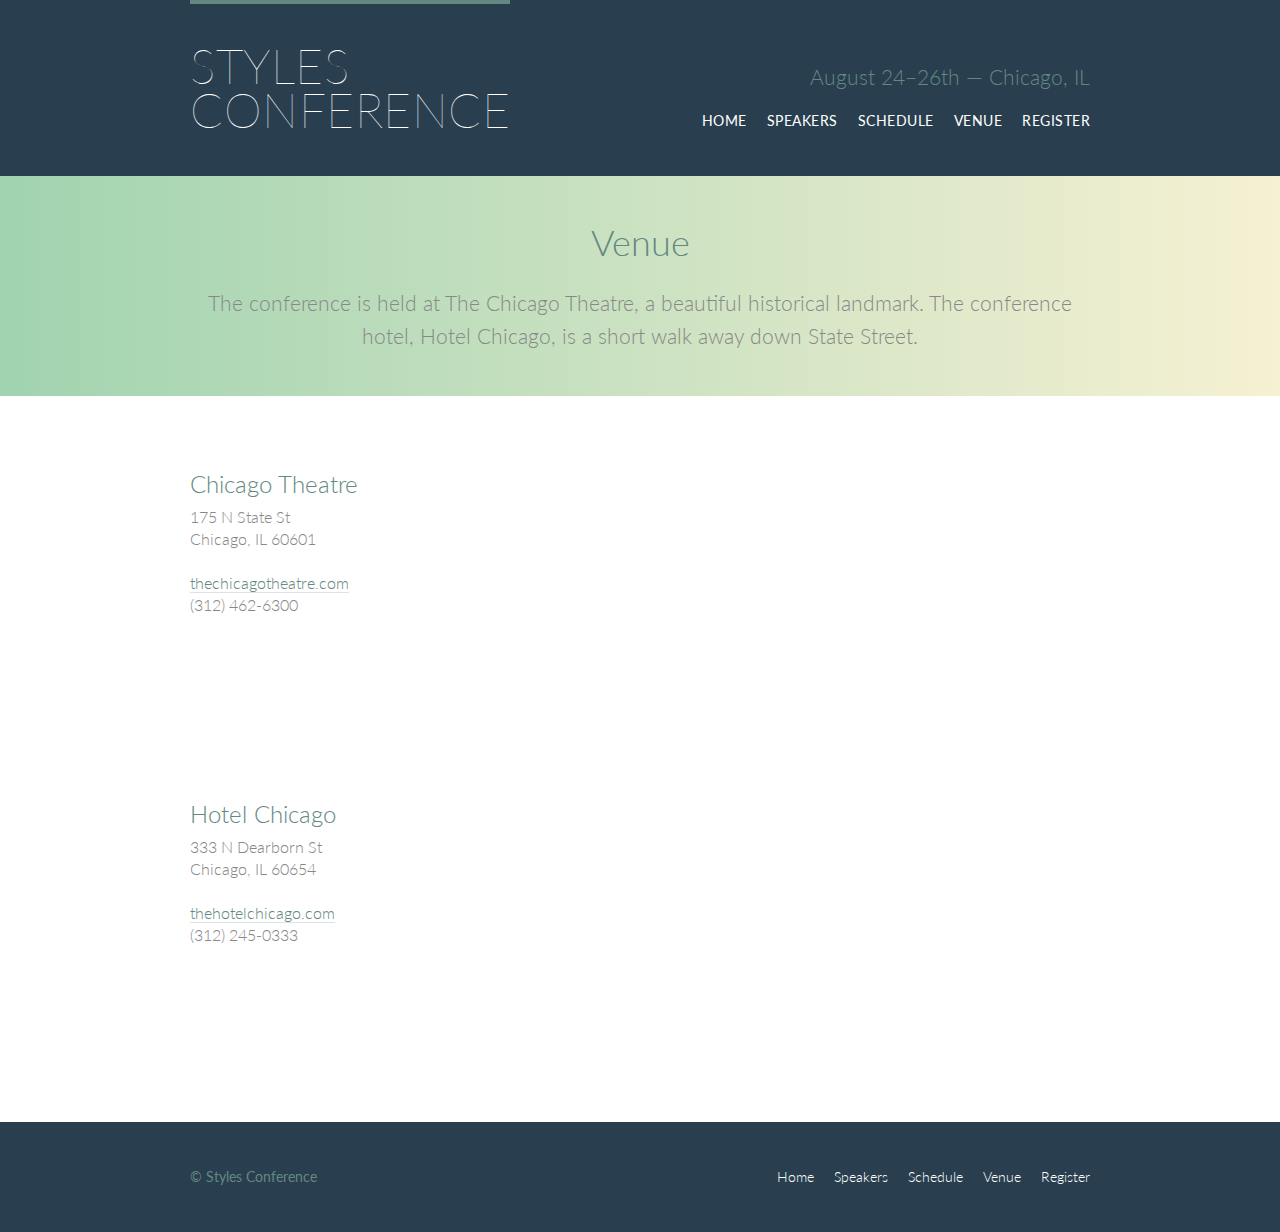
<file: public_html/venue.html>
<!DOCTYPE html>
<html lang="en">

  <head>
    <meta charset="utf-8">
    <title>Venue - Styles Conference</title>
    <link rel="stylesheet" href="assets/stylesheets/main.css">
    <link rel="stylesheet" href="http://fonts.googleapis.com/css?family=Lato:100,300,400">
  </head>

  <body>

    <!-- Header -->

    <header class="primary-header container group">

      <h1 class="logo">
        <a href="index.html">Styles <br> Conference</a>
      </h1>

      <h3 class="tagline">August 24&ndash;26th &mdash; Chicago, IL</h3>

      <nav class="nav primary-nav">
        <ul>
          <li><a href="index.html">Home</a></li><!--
          --><li><a href="speakers.html">Speakers</a></li><!--
          --><li><a href="schedule.html">Schedule</a></li><!--
          --><li><a href="venue.html">Venue</a></li><!--
          --><li><a href="register.html">Register</a></li>
        </ul>
      </nav>

    </header>

    <!-- Lead -->

    <section class="row-alt">
      <div class="lead container">

        <h1>Venue</h1>

        <p>The conference is held at The Chicago Theatre, a beautiful historical landmark. The conference hotel, Hotel Chicago, is a short walk away down State Street.</p>

      </div>
    </section>

    <!-- Main content -->

    <section class="row">
      <div class="grid">

        <!-- Chicago Theatre -->

        <section class="venue-theatre">

          <div class="col-1-3">
            <h2>Chicago Theatre</h2>
            <p>175 N State St <br> Chicago, IL 60601</p>
            <p><a href="http://www.thechicagotheatre.com/">thechicagotheatre.com</a> <br> (312) 462-6300</p>
          </div><!--

          --><iframe class="venue-map col-2-3" src="https://www.google.com/maps/embed?pb=!1m5!3m3!1m2!1s0x880e2ca55810a493%3A0x4700ddf60fcbfad6!2schicago+theatre!5e0!3m2!1sen!2sus!4v1388701393606"></iframe>

        </section>

        <!-- Hotel Chicago -->

        <section class="venue-hotel">

          <div class="col-1-3">
            <h2>Hotel Chicago</h2>
            <p>333 N Dearborn St <br> Chicago, IL 60654</p>
            <p><a href="http://thehotelchicago.com/">thehotelchicago.com</a> <br> (312) 245-0333</p>
          </div><!--

          --><iframe class="venue-map col-2-3" src="https://www.google.com/maps/embed?pb=!1m5!3m3!1m2!1s0x880e2cb1da049173%3A0xa5c91d255a775f0b!2sHotel+Sax+Chicago%2C+North+Dearborn+Street%2C+Chicago%2C+IL!5e0!3m2!1sen!2sus!4v1388702493978"></iframe>

        </section>

      </div>
    </section>

    <!-- Footer -->

    <footer class="primary-footer container group">

      <small>&copy; Styles Conference</small>

      <nav class="nav">
        <ul>
          <li><a href="index.html">Home</a></li><!--
          --><li><a href="speakers.html">Speakers</a></li><!--
          --><li><a href="schedule.html">Schedule</a></li><!--
          --><li><a href="venue.html">Venue</a></li><!--
          --><li><a href="register.html">Register</a></li>
        </ul>
      </nav>

    </footer>

  </body>
</html>
</file>
<file: public_html/assets/stylesheets/main.css>
/* http://meyerweb.com/eric/tools/css/reset/
   v2.0 | 20110126
   License: none (public domain)
*/

html, body, div, span, applet, object, iframe,
h1, h2, h3, h4, h5, h6, p, blockquote, pre,
a, abbr, acronym, address, big, cite, code,
del, dfn, em, img, ins, kbd, q, s, samp,
small, strike, strong, sub, sup, tt, var,
b, u, i, center,
dl, dt, dd, ol, ul, li,
fieldset, form, label, legend,
table, caption, tbody, tfoot, thead, tr, th, td,
article, aside, canvas, details, embed,
figure, figcaption, footer, header, hgroup,
menu, nav, output, ruby, section, summary,
time, mark, audio, video {
  margin: 0;
  padding: 0;
  border: 0;
  font-size: 100%;
  font: inherit;
  vertical-align: baseline;
}
/* HTML5 display-role reset for older browsers */
article, aside, details, figcaption, figure,
footer, header, hgroup, menu, nav, section {
  display: block;
}
body {
  line-height: 1;
}
ol, ul {
  list-style: none;
}
blockquote, q {
  quotes: none;
}
blockquote:before, blockquote:after,
q:before, q:after {
  content: '';
  content: none;
}
table {
  border-collapse: collapse;
  border-spacing: 0;
}

/*
  ========================================
  Custom styles
  ========================================
*/

body {
  background: #293f50;
  color: #888;
  font: 300 16px/22px "Lato", "Open Sans", "Helvetica Neue", Helvetica, Arial, sans-serif;
}

/*
  ========================================
  Grid
  ========================================
*/

*,
*:before,
*:after {
  -webkit-box-sizing: border-box;
     -moz-box-sizing: border-box;
          box-sizing: border-box;
}
.container,
.grid {
  margin: 0 auto;
  width: 960px;
}
.container {
  padding-left: 30px;
  padding-right: 30px;
}
.grid,
.col-1-3,
.col-2-3 {
  padding-left: 15px;
  padding-right: 15px;
}
.col-1-3,
.col-2-3  {
  display: inline-block;
  vertical-align: top;
}
.col-1-3 {
  width: 33.33%;
}
.col-2-3 {
  width: 66.66%;
}

/*
  ========================================
  Clearfix
  ========================================
*/

.group:before,
.group:after {
  content: "";
  display: table;
}
.group:after {
  clear: both;
}
.group {
  clear: both;
  *zoom: 1;
}

/*
  ========================================
  Rows
  ========================================
*/

.row,
.row-alt {
  min-width: 960px;
}
.row {
  background: #fff;
  padding: 66px 0 44px 0;
}
.row-alt {
  background: #cbe2c1;
  background: -webkit-linear-gradient(to right, #a1d3b0, #f6f1d3);
  background:    -moz-linear-gradient(to right, #a1d3b0, #f6f1d3);
  background:         linear-gradient(to right, #a1d3b0, #f6f1d3);
  padding: 44px 0 22px 0;
}

/*
  ========================================
  Typography
  ========================================
*/

h1, h2, h3, h4 {
  color: #648880;
}
h1, h3, h4, h5, p {
  margin-bottom: 22px;
}
h1 {
  font-size: 36px;
  line-height: 44px;
}
h2 {
  font-size: 24px;
  line-height: 44px;
}
h3 {
  font-size: 21px;
}
h4 {
  font-size: 18px;
}
h5 {
  color: #a9b2b9;
  font-size: 14px;
  font-weight: 400;
  text-transform: uppercase;
}
strong {
  font-weight: 400;
}
cite,
em {
  font-style: italic;
}

/*
  ========================================
  Leads
  ========================================
*/

.lead {
  text-align: center;
}
.lead p {
  font-size: 21px;
  line-height: 33px;
}

/*
  ========================================
  Links
  ========================================
*/

a {
  color: #648880;
  text-decoration: none;
}
a:hover {
  color: #a9b2b9;
}
p a {
  border-bottom: 1px solid #dfe2e5;
}
.primary-header a,
.primary-footer a {
  color: #fff;
}
.primary-header a:hover,
.primary-footer a:hover {
  color: #648880;
}

/*
  ========================================
  Buttons
  ========================================
*/

.btn {
  border-radius: 5px;
  color: #fff;
  cursor: pointer;
  display: inline-block;
  font-weight: 400;
  letter-spacing: .5px;
  margin: 0;
  text-transform: uppercase;
}
.btn-default {
  border: 0;
  background: #648880;
  padding: 11px 30px;
  font-size: 14px;
}
.btn-default:hover {
  background: #77a198;
}
.btn-alt {
  border: 1px solid #fff;
  padding: 10px 30px;
}
.btn-alt:hover {
  background: #fff;
  color: #648880;
}

/*
  ========================================
  Primary header
  ========================================
*/

.logo {
  border-top: 4px solid #648880;
  float: left;
  font-size: 48px;
  font-weight: 100;
  letter-spacing: .5px;
  line-height: 44px;
  padding: 40px 0 22px 0;
  text-transform: uppercase;
}
.tagline {
  margin: 66px 0 22px 0;
  text-align: right;
}
.primary-nav {
  font-size: 14px;
  font-weight: 400;
  letter-spacing: .5px;
  text-transform: uppercase;
}

/*
  ========================================
  Primary footer
  ========================================
*/

.primary-footer {
  color: #648880;
  font-size: 14px;
  padding-bottom: 44px;
  padding-top: 44px;
}
.primary-footer small {
  float: left;
  font-weight: 400;
}

/*
  ========================================
  Navigation
  ========================================
*/

.nav {
  text-align: right;
}
.nav li {
  display: inline-block;
  margin: 0 10px;
  vertical-align: top;
}
.nav li:last-child {
  margin-right: 0;
}

/*
  ========================================
  Home
  ========================================
*/

.hero {
  color: #fff;
  line-height: 44px;
  padding: 22px 80px 66px 80px;
  text-align: center;
}
.hero h2 {
  font-size: 36px;
}
.hero p {
  font-size: 24px;
  font-weight: 100;
}
.teaser a:hover h3 {
  color: #a9b2b9;
}
.teaser img {
  border-radius: 5px;
  display: block;
  margin-bottom: 22px;
  max-width: 100%
}

/*
  ========================================
  Speakers
  ========================================
*/

.speaker {
  margin-bottom: 44px;
}
.speaker-info {
  border: 1px solid #dfe2e5;
  border-radius: 5px;
  margin-top: 88px;
  padding-bottom: 22px;
  text-align: center;
}
.speaker-info img {
  border-radius: 50%;
  height: 130px;
  margin: -66px 0 22px 0;
  vertical-align: top;
}

/*
  ========================================
  Schedule
  ========================================
*/

table {
  margin-bottom: 44px;
  width: 100%;
}
table:last-child {
  margin-bottom: 0;
}
th,
td {
  padding-bottom: 22px;
  vertical-align: top;
}
th {
  padding-right: 45px;
  text-align: right;
  width: 20%;
}
td {
  width: 40%;
}
thead {
  line-height: 44px;
}
thead th {
  color: #648880;
  font-size: 24px;
}
tbody th {
  color: #a9b2b9;
  font-size: 14px;
  font-weight: 400;
  padding-top: 22px;
  text-transform: uppercase;
}
tbody td {
  border-top: 1px solid #dfe2e5;
  padding-top: 21px;
}
tbody td:first-of-type {
  padding-right: 15px;
}
tbody td:last-of-type {
  padding-left: 15px;
}
tbody td:only-of-type {
  padding-left: 0;
  padding-right: 0;
}
table a {
  color: #888;
}
table h4 {
  margin-bottom: 0;
}
.schedule-offset {
  color: #a9b2b9;
}

/*
  ========================================
  Venue
  ========================================
*/

.venue-theatre {
  margin-bottom: 66px;
}
.venue-hotel {
  margin-bottom: 22px;
}
.venue-map {
  height: 264px;
}

/*
  ========================================
  Register
  ========================================
*/

.why-attend {
  list-style: square;
  margin: 0 0 22px 30px;
}
form {
  margin-bottom: 22px;
}
input,
select,
textarea {
  font: 300 16px/22px "Lato", "Open Sans", "Helvetica Neue", Helvetica, Arial, sans-serif;
}
.register-group label {
  color: #648880;
  cursor: pointer;
  font-weight: 400;
}
.register-group input,
.register-group select,
.register-group textarea {
  border: 1px solid #c6c9cc;
  border-radius: 5px;
  color: #888;
  display: block;
  margin: 5px 0 27px 0;
  padding: 5px 8px;
}
.register-group input,
.register-group textarea {
  width: 100%;
}
.register-group select {
  height: 34px;
  width: 60px;
}
.register-group textarea {
  height: 78px;
}
</file>
